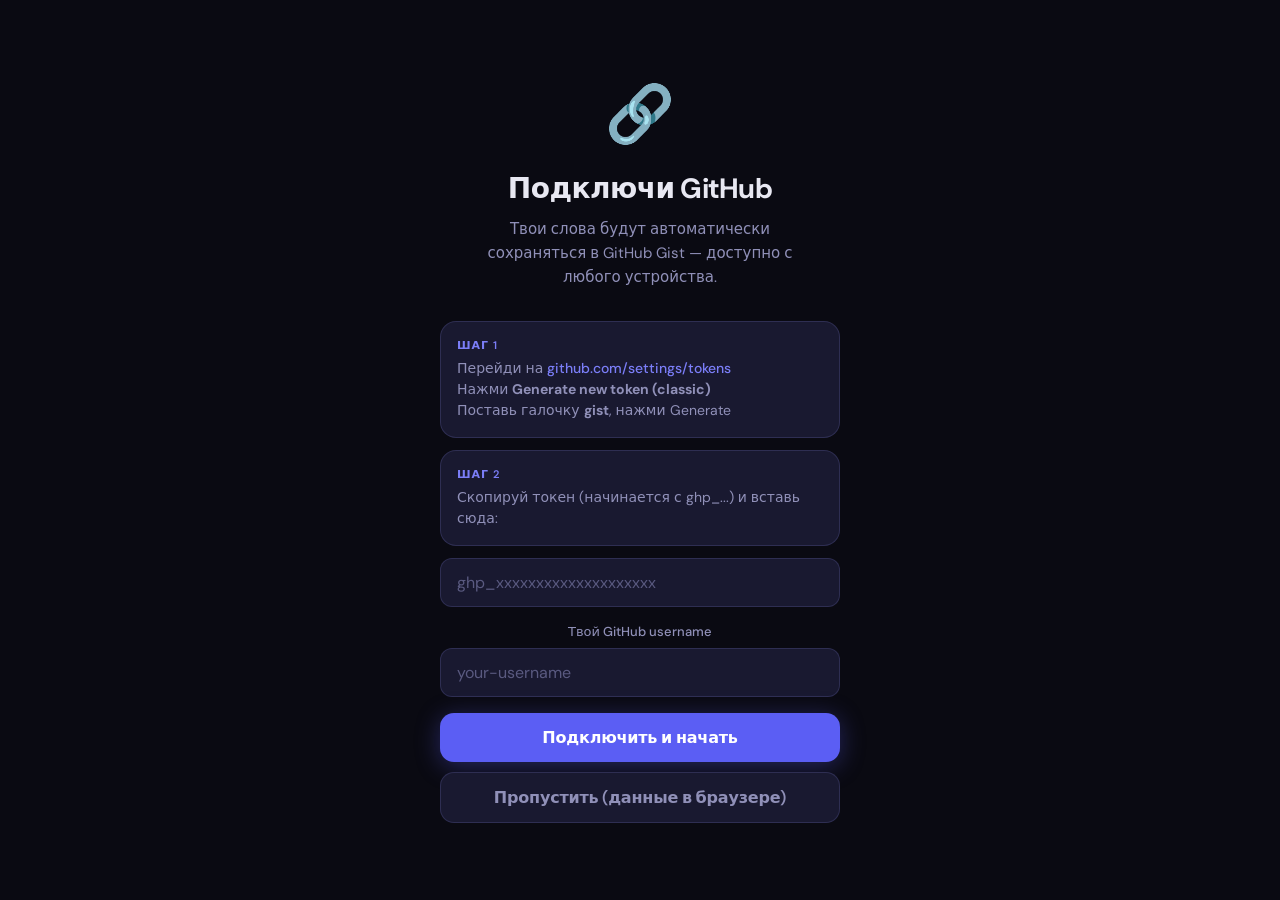
<file: index.html>
<!DOCTYPE html>
<html lang="ru">
<head>
<meta charset="UTF-8">
<meta name="viewport" content="width=device-width, initial-scale=1.0, maximum-scale=1.0">
<meta name="apple-mobile-web-app-capable" content="yes">
<meta name="apple-mobile-web-app-status-bar-style" content="black-translucent">
<meta name="apple-mobile-web-app-title" content="LexFlow">
<meta name="theme-color" content="#0a0a12">
<title>LexFlow — English Trainer</title>
<link rel="preconnect" href="https://fonts.googleapis.com">
<link rel="preconnect" href="https://fonts.gstatic.com" crossorigin>
<link href="https://fonts.googleapis.com/css2?family=DM+Sans:ital,opsz,wght@0,9..40,300;0,9..40,400;0,9..40,500;0,9..40,600;1,9..40,300&family=DM+Mono:wght@400;500&display=swap" rel="stylesheet">
<link rel="stylesheet" href="modules/voice/voice-engine.css?v=8">
<link rel="stylesheet" href="modules/irregular-verbs/irregular-verbs.css?v=9">
<link rel="stylesheet" href="modules/prepositions/prepositions.css?v=1">
<style>
:root {
  --bg: #0a0a12;
  --bg2: #111120;
  --bg3: #191930;
  --card: #1a1a2e;
  --border: rgba(120,120,200,0.12);
  --border2: rgba(120,120,200,0.22);
  --accent: #5b5ef4;
  --accent2: #7b7ef8;
  --accent3: #3d3fb8;
  --gold: #f4a942;
  --gold2: #fcc472;
  --red: #e05252;
  --green: #4ecb8d;
  --text: #e8e8f2;
  --text2: #9090b8;
  --text3: #5a5a80;
  --mono: 'DM Mono', monospace;
  --sans: 'DM Sans', system-ui, sans-serif;
  --radius: 16px;
  --radius-sm: 10px;
  --shadow: 0 0 0 1px var(--border), 0 8px 32px rgba(0,0,10,0.5);
  --glow: 0 0 40px rgba(91,94,244,0.15);
}
*, *::before, *::after { box-sizing: border-box; margin: 0; padding: 0; }
html, body { height: 100%; background: var(--bg); color: var(--text); font-family: var(--sans); overflow: hidden; }

/* ─── SCREEN SYSTEM ─── */
.screen { display: none; flex-direction: column; height: 100dvh; overflow: hidden; animation: fadeUp .3s ease; }
.screen.active { display: flex; }
@keyframes fadeUp { from { opacity:0; transform:translateY(12px); } to { opacity:1; transform:translateY(0); } }

/* ─── NAV BAR ─── */
.nav {
  display: flex; align-items: center; justify-content: space-between;
  padding: 14px 20px; background: var(--bg);
  border-bottom: 1px solid var(--border); flex-shrink: 0;
}
.nav-title { font-size: 17px; font-weight: 600; letter-spacing: -0.3px; color: var(--text); }
.nav-icon { width: 36px; height: 36px; border-radius: 10px; background: var(--bg3); border: 1px solid var(--border2); display: flex; align-items: center; justify-content: center; cursor: pointer; transition: background .15s; color: var(--text2); font-size: 18px; }
.nav-icon:hover { background: var(--bg2); }

/* ─── BOTTOM TABS ─── */
.tabs {
  display: flex; background: var(--bg); border-top: 1px solid var(--border);
  padding: 8px 0 max(8px, env(safe-area-inset-bottom)); flex-shrink: 0;
}
.tab { flex: 1; display: flex; flex-direction: column; align-items: center; gap: 3px; cursor: pointer; padding: 4px 0; color: var(--text3); transition: color .15s; font-size: 10px; font-weight: 500; letter-spacing: 0.3px; }
.tab svg { width: 22px; height: 22px; }
.tab.active { color: var(--accent2); }
.tab.active svg { filter: drop-shadow(0 0 6px rgba(123,126,248,0.5)); }

/* ─── SCROLLABLE BODY ─── */
.body { flex: 1; overflow-y: auto; padding: 16px; -webkit-overflow-scrolling: touch; }
.body::-webkit-scrollbar { width: 4px; }
.body::-webkit-scrollbar-thumb { background: var(--border2); border-radius: 2px; }

/* ─── CARDS ─── */
.card { background: var(--card); border: 1px solid var(--border); border-radius: var(--radius); padding: 16px; margin-bottom: 12px; }
.card-sm { background: var(--bg3); border: 1px solid var(--border); border-radius: var(--radius-sm); padding: 12px 14px; margin-bottom: 8px; }

/* ─── BUTTONS ─── */
.btn {
  display: inline-flex; align-items: center; justify-content: center; gap: 8px;
  padding: 14px 28px; border-radius: 14px; border: none; font-family: var(--sans);
  font-size: 16px; font-weight: 600; cursor: pointer; transition: all .15s; letter-spacing: -0.2px;
}
.btn-primary { background: var(--accent); color: #fff; box-shadow: 0 4px 24px rgba(91,94,244,0.35); }
.btn-primary:hover { background: var(--accent2); box-shadow: 0 4px 32px rgba(91,94,244,0.5); }
.btn-primary:active { transform: scale(.97); }
.btn-ghost { background: var(--bg3); color: var(--text2); border: 1px solid var(--border2); }
.btn-ghost:hover { background: var(--bg2); color: var(--text); }
.btn-danger { background: rgba(224,82,82,0.12); color: var(--red); border: 1px solid rgba(224,82,82,0.2); }
.btn-sm { padding: 8px 16px; font-size: 14px; border-radius: 10px; }
.btn-icon { width: 44px; height: 44px; padding: 0; border-radius: 12px; }
.btn-full { width: 100%; }

/* ─── PILL BADGE ─── */
.pill { display: inline-flex; align-items: center; padding: 3px 10px; border-radius: 100px; font-size: 12px; font-weight: 500; }
.pill-accent { background: rgba(91,94,244,0.15); color: var(--accent2); }
.pill-gold { background: rgba(244,169,66,0.15); color: var(--gold2); }
.pill-red { background: rgba(224,82,82,0.15); color: var(--red); }
.pill-green { background: rgba(78,203,141,0.15); color: var(--green); }

/* ─── FORM ELEMENTS ─── */
.input {
  width: 100%; background: var(--bg3); border: 1px solid var(--border2); border-radius: 12px;
  padding: 13px 16px; color: var(--text); font-family: var(--sans); font-size: 16px; outline: none;
  transition: border-color .15s;
}
.input:focus { border-color: var(--accent); }
.input::placeholder { color: var(--text3); }
textarea.input { resize: vertical; min-height: 120px; }
.label { font-size: 13px; font-weight: 500; color: var(--text2); margin-bottom: 8px; display: block; }
.field { margin-bottom: 16px; }
.toggle-row { display: flex; align-items: center; justify-content: space-between; padding: 14px 0; border-bottom: 1px solid var(--border); }
.toggle-row:last-child { border-bottom: none; }
.toggle-label { font-size: 15px; color: var(--text); }
.toggle-sub { font-size: 12px; color: var(--text3); margin-top: 2px; }
.switch { position: relative; width: 48px; height: 28px; }
.switch input { opacity: 0; width: 0; height: 0; }
.slider { position: absolute; inset: 0; background: var(--bg3); border: 1px solid var(--border2); border-radius: 100px; cursor: pointer; transition: .2s; }
.slider::before { content:''; position:absolute; left: 3px; top: 3px; width: 20px; height: 20px; background: var(--text3); border-radius: 50%; transition: .2s; }
.switch input:checked + .slider { background: var(--accent); border-color: var(--accent); }
.switch input:checked + .slider::before { transform: translateX(20px); background: #fff; }
select.input { appearance: none; background-image: url("data:image/svg+xml,%3Csvg xmlns='http://www.w3.org/2000/svg' viewBox='0 0 12 8'%3E%3Cpath d='M1 1l5 5 5-5' stroke='%235a5a80' stroke-width='1.5' fill='none' stroke-linecap='round'/%3E%3C/svg%3E"); background-repeat: no-repeat; background-position: right 14px center; background-size: 12px 8px; padding-right: 36px; }
.range-input{-webkit-appearance:none;appearance:none;width:100%;height:8px;border-radius:999px;background:linear-gradient(90deg,var(--accent) 0 35%,var(--bg3) 35%);outline:none;border:1px solid var(--border2)} .range-input::-webkit-slider-thumb{-webkit-appearance:none;width:24px;height:24px;border-radius:50%;background:#fff;border:6px solid var(--accent);box-shadow:0 3px 12px rgba(0,0,0,.35);cursor:pointer}.range-control{display:flex;align-items:center;gap:10px;width:min(310px,48vw)}.range-number{width:68px;background:var(--bg3);border:1px solid var(--border2);border-radius:10px;color:var(--text);padding:8px;text-align:center;font:600 14px var(--sans)}@media(max-width:600px){.toggle-row.range-row{align-items:flex-start;gap:14px;flex-direction:column}.range-control{width:100%}}

/* ─── HOME SCREEN ─── */
.hero { text-align: center; padding: 32px 0 24px; }
.hero-logo { font-size: 42px; margin-bottom: 12px; }
.hero-title { font-size: 28px; font-weight: 600; letter-spacing: -0.5px; color: var(--text); }
.hero-sub { font-size: 15px; color: var(--text2); margin-top: 6px; }
.stat-row { display: grid; grid-template-columns: 1fr 1fr 1fr; gap: 10px; margin-bottom: 20px; }
.stat-box { background: var(--bg3); border: 1px solid var(--border); border-radius: var(--radius-sm); padding: 14px 10px; text-align: center; }
.stat-num { font-size: 26px; font-weight: 600; color: var(--accent2); font-variant-numeric: tabular-nums; }
.stat-lbl { font-size: 11px; color: var(--text3); margin-top: 3px; font-weight: 500; text-transform: uppercase; letter-spacing: 0.5px; }
.playlist-row { display: flex; align-items: center; gap: 12px; padding: 14px; background: var(--bg3); border: 1px solid var(--border); border-radius: var(--radius-sm); margin-bottom: 8px; cursor: pointer; transition: background .15s; }
.playlist-row:hover { background: var(--bg2); }
.playlist-icon { width: 40px; height: 40px; border-radius: 10px; background: linear-gradient(135deg, var(--accent3), var(--accent)); display: flex; align-items: center; justify-content: center; font-size: 20px; flex-shrink: 0; }
.playlist-name { font-size: 16px; font-weight: 500; }
.playlist-count { font-size: 13px; color: var(--text3); margin-top: 2px; }
.playlist-arrow { margin-left: auto; color: var(--text3); font-size: 18px; }
.playlist-play-btn {
  display: flex; align-items: center; justify-content: center;
  width: 36px; height: 36px; border-radius: 10px;
  background: var(--accent); color: #fff; font-size: 14px;
  cursor: pointer; flex-shrink: 0; border: none;
  box-shadow: 0 2px 10px rgba(91,94,244,0.4);
  transition: background .15s, transform .1s;
}
.playlist-play-btn:hover { background: var(--accent2); transform: scale(1.08); }
.playlist-play-btn:active { transform: scale(0.95); }
.section-header { display: flex; align-items: center; justify-content: space-between; margin-bottom: 12px; }
.section-title { font-size: 18px; font-weight: 600; }

/* ─── PLAYER SCREEN ─── */
.player-body { flex: 1; display: flex; flex-direction: column; align-items: center; justify-content: center; padding: 24px 20px; }
.word-card {
  width: 100%; max-width: 360px; background: var(--card);
  border: 1px solid var(--border2); border-radius: 24px; padding: 36px 28px;
  text-align: center; box-shadow: var(--glow), var(--shadow);
  transition: transform .3s ease, box-shadow .3s ease;
  position: relative; overflow: hidden;
}
.word-card::before {
  content: ''; position: absolute; inset: 0; border-radius: 24px;
  background: radial-gradient(ellipse at 50% 0%, rgba(91,94,244,0.08) 0%, transparent 70%);
  pointer-events: none;
}
.word-card.speaking { animation: pulse 1.2s ease infinite; border-color: var(--accent); }
@keyframes pulse {
  0%,100% { box-shadow: 0 0 0 0 rgba(91,94,244,0.3), var(--shadow); }
  50% { box-shadow: 0 0 0 12px rgba(91,94,244,0), var(--glow), var(--shadow); }
}
.word-num { font-size: 12px; color: var(--text3); font-weight: 500; letter-spacing: 1px; text-transform: uppercase; margin-bottom: 20px; }
.word-text { font-size: 36px; font-weight: 600; letter-spacing: -0.5px; color: var(--text); margin-bottom: 8px; line-height: 1.1; }
.word-phonetic { font-family: var(--mono); font-size: 15px; color: var(--accent2); margin-bottom: 16px; min-height: 22px; }
.word-translation { font-size: 18px; color: var(--text2); min-height: 26px; transition: opacity .3s; }
.word-translation.hidden { opacity: 0; }
.pause-countdown {
  font-size: 48px; font-weight: 300; color: var(--text3); font-variant-numeric: tabular-nums;
  margin-top: 24px; min-height: 60px;
}
.player-controls { display: flex; align-items: center; gap: 12px; margin-top: 28px; flex-wrap: wrap; justify-content: center; }
.ctrl-btn {
  display: flex; flex-direction: column; align-items: center; gap: 4px;
  background: var(--bg3); border: 1px solid var(--border2); border-radius: 14px;
  padding: 12px 16px; cursor: pointer; transition: all .15s; color: var(--text2); min-width: 64px;
  font-size: 11px; font-weight: 500; text-transform: uppercase; letter-spacing: 0.5px;
}
.ctrl-btn svg { width: 22px; height: 22px; }
.ctrl-btn:hover { background: var(--bg2); color: var(--text); }
.ctrl-btn.active { background: rgba(91,94,244,0.15); border-color: var(--accent); color: var(--accent2); }
.ctrl-btn.hard { background: rgba(224,82,82,0.12); border-color: rgba(224,82,82,0.2); color: var(--red); }
.play-btn {
  width: 72px; height: 72px; border-radius: 20px; background: var(--accent);
  border: none; cursor: pointer; display: flex; align-items: center; justify-content: center;
  box-shadow: 0 4px 24px rgba(91,94,244,0.4); transition: all .15s; color: #fff;
}
.play-btn svg { width: 28px; height: 28px; }
.play-btn:hover { background: var(--accent2); box-shadow: 0 4px 32px rgba(91,94,244,0.55); }
.play-btn:active { transform: scale(.95); }
.progress-bar-wrap { width: 100%; max-width: 360px; margin-top: 20px; }
.progress-bar-bg { width: 100%; height: 3px; background: var(--bg3); border-radius: 2px; overflow: hidden; }
.progress-bar-fill { height: 100%; background: var(--accent); border-radius: 2px; transition: width .4s ease; }
.mode-badge { padding: 4px 12px; border-radius: 100px; font-size: 12px; font-weight: 500; background: rgba(91,94,244,0.12); color: var(--accent2); display: inline-block; margin-bottom: 12px; }

/* ─── WORD LIST ─── */
.word-item { display: flex; align-items: center; gap: 10px; padding: 12px 14px; background: var(--bg3); border: 1px solid var(--border); border-radius: var(--radius-sm); margin-bottom: 6px; }
.word-item-text { font-size: 15px; font-weight: 500; flex: 1; }
.word-item-trans { font-size: 13px; color: var(--text3); }
.word-item-hard { width: 8px; height: 8px; border-radius: 50%; background: var(--red); flex-shrink: 0; }
.word-item-btns { display: flex; gap: 6px; }
.icon-btn { width: 32px; height: 32px; border-radius: 8px; background: transparent; border: none; color: var(--text3); cursor: pointer; display: flex; align-items: center; justify-content: center; font-size: 16px; transition: all .15s; }
.icon-btn:hover { background: var(--bg2); color: var(--text); }
.icon-btn.red:hover { color: var(--red); }

/* ─── SETTINGS ─── */
.settings-section { margin-bottom: 24px; }
.settings-title { font-size: 13px; font-weight: 600; color: var(--text3); text-transform: uppercase; letter-spacing: 0.8px; margin-bottom: 12px; }

/* ─── MODAL ─── */
.modal-overlay { position: fixed; inset: 0; background: rgba(0,0,10,0.75); z-index: 100; display: flex; align-items: flex-end; justify-content: center; padding: 0; animation: fadeIn .2s ease; }
.modal-overlay.hidden { display: none; }
@keyframes fadeIn { from { opacity:0; } to { opacity:1; } }
.modal { background: var(--bg2); border: 1px solid var(--border2); border-radius: 24px 24px 0 0; padding: 24px 20px max(24px, env(safe-area-inset-bottom)); width: 100%; max-width: 480px; animation: slideUp .3s ease; max-height: 90dvh; overflow-y: auto; }
@keyframes slideUp { from { transform: translateY(100%); } to { transform: translateY(0); } }
.modal-handle { width: 36px; height: 4px; background: var(--border2); border-radius: 2px; margin: 0 auto 20px; }
.modal-title { font-size: 20px; font-weight: 600; margin-bottom: 20px; }

/* ─── GITHUB STATUS ─── */
.sync-row { display: flex; align-items: center; gap: 8px; font-size: 13px; color: var(--text3); }
.sync-dot { width: 8px; height: 8px; border-radius: 50%; background: var(--text3); flex-shrink: 0; }
.sync-dot.ok { background: var(--green); }
.sync-dot.err { background: var(--red); }
.sync-dot.loading { background: var(--gold); animation: blink 1s ease infinite; }
@keyframes blink { 0%,100%{opacity:1} 50%{opacity:.3} }

/* ─── EMPTY STATE ─── */
.empty { text-align: center; padding: 48px 24px; }
.empty-icon { font-size: 48px; margin-bottom: 16px; }
.empty-text { font-size: 16px; color: var(--text2); margin-bottom: 8px; }
.empty-sub { font-size: 14px; color: var(--text3); }

/* ─── NOTIFICATIONS ─── */
.toast { position: fixed; bottom: 100px; left: 50%; transform: translateX(-50%); background: var(--bg3); border: 1px solid var(--border2); border-radius: 12px; padding: 12px 20px; font-size: 14px; font-weight: 500; color: var(--text); z-index: 200; white-space: nowrap; animation: toastIn .3s ease; }
@keyframes toastIn { from { opacity:0; transform: translateX(-50%) translateY(10px); } to { opacity:1; transform: translateX(-50%) translateY(0); } }

/* ─── GITHUB SETUP ─── */
.setup-screen { display: none; flex-direction: column; height: 100dvh; align-items: center; justify-content: center; padding: 32px 24px; text-align: center; }
.setup-screen.active { display: flex; }
.setup-logo { font-size: 56px; margin-bottom: 20px; }
.setup-title { font-size: 28px; font-weight: 700; margin-bottom: 10px; letter-spacing: -0.5px; }
.setup-sub { font-size: 15px; color: var(--text2); margin-bottom: 32px; line-height: 1.6; max-width: 320px; }
.step-card { background: var(--bg3); border: 1px solid var(--border2); border-radius: var(--radius); padding: 16px; margin-bottom: 12px; text-align: left; }
.step-num { font-size: 11px; font-weight: 600; text-transform: uppercase; letter-spacing: 1px; color: var(--accent2); margin-bottom: 6px; }
.step-text { font-size: 14px; color: var(--text2); line-height: 1.5; }
.step-link { color: var(--accent2); text-decoration: none; font-weight: 500; }
.step-link:hover { text-decoration: underline; }
/* Эффект спойлера для перевода */
  .spoiler {
    filter: blur(10px);
    cursor: pointer;
    transition: filter 0.4s ease;
    user-select: none;
  }
  .spoiler.revealed {
    filter: blur(0);
  }
/* Стили для управления плейлистами */
.playlist-card {
  display: flex;
  justify-content: space-between;
  align-items: center;
}
.playlist-actions {
  display: flex;
  gap: 12px;
  margin-left: 10px;
}
.action-btn {
  background: none;
  border: none;
  font-size: 1.2rem;
  cursor: pointer;
  padding: 5px;
  border-radius: 8px;
  transition: background 0.2s;
  -webkit-tap-highlight-color: transparent;
}
.action-btn:active {
  background: rgba(255, 255, 255, 0.15);
}

/* PATCH 08 · words redesign */
.word-list-modern{display:flex;flex-direction:column;gap:8px;padding-bottom:12px}
.word-item-modern{position:relative;margin:0;min-height:64px;padding:10px 10px 10px 8px;border-radius:14px;background:var(--card);border-color:var(--border);gap:8px;overflow:visible}
.word-main{flex:1;min-width:0;padding:0 4px}.word-item-modern .word-item-text{font-size:16px;font-weight:650;line-height:1.25}.word-item-modern .word-item-trans{margin-top:4px;line-height:1.35}
.word-drag-handle,.word-more-btn{border:0;background:transparent;color:var(--text3);cursor:pointer;display:flex;align-items:center;justify-content:center;flex-shrink:0}
.word-drag-handle{width:26px;height:40px;font-size:17px;letter-spacing:-4px;touch-action:none;cursor:grab}.word-drag-handle:active{cursor:grabbing}.word-dragging{opacity:.72;transform:scale(.985);border-color:var(--accent);box-shadow:0 8px 24px rgba(0,0,0,.24);z-index:8}
.word-more-wrap{position:relative}.word-more-btn{width:36px;height:36px;border-radius:10px;font-size:17px;letter-spacing:1px}.word-more-btn:hover{background:var(--bg3);color:var(--text)}
.word-menu{position:absolute;right:0;top:40px;z-index:30;min-width:190px;padding:6px;background:var(--bg2);border:1px solid var(--border2);border-radius:12px;box-shadow:0 14px 36px rgba(0,0,0,.35)}.word-menu.hidden{display:none}.word-menu button{width:100%;border:0;background:transparent;color:var(--text);text-align:left;padding:10px 11px;border-radius:8px;font:500 13px var(--sans);cursor:pointer}.word-menu button:hover{background:var(--bg3)}.word-menu button.danger{color:var(--red)}

</style>
</head>
<body>

<!-- ─── SETUP SCREEN ─── -->
<div id="setupScreen" class="setup-screen">
  <div class="setup-logo">🔗</div>
  <div class="setup-title">Подключи GitHub</div>
  <div class="setup-sub">Твои слова будут автоматически сохраняться в GitHub Gist — доступно с любого устройства.</div>
  
  <div style="width:100%;max-width:400px">
    <div class="step-card">
      <div class="step-num">Шаг 1</div>
      <div class="step-text">Перейди на <a href="https://github.com/settings/tokens/new" target="_blank" class="step-link">github.com/settings/tokens</a><br>Нажми <strong>Generate new token (classic)</strong><br>Поставь галочку <strong>gist</strong>, нажми Generate</div>
    </div>
    <div class="step-card">
      <div class="step-num">Шаг 2</div>
      <div class="step-text">Скопируй токен (начинается с ghp_...) и вставь сюда:</div>
    </div>
    <div class="field" style="margin-top:8px">
      <input class="input" id="tokenInput" type="password" placeholder="ghp_xxxxxxxxxxxxxxxxxxxx" autocomplete="off" spellcheck="false">
    </div>
    <div class="field">
      <label class="label">Твой GitHub username</label>
      <input class="input" id="usernameInput" type="text" placeholder="your-username" autocomplete="off">
    </div>
    <button class="btn btn-primary btn-full" onclick="saveGithubConfig()">Подключить и начать</button>
    <button class="btn btn-ghost btn-full" style="margin-top:10px" onclick="skipGithub()">Пропустить (данные в браузере)</button>
  </div>
</div>

<!-- ─── MAIN APP ─── -->
<div id="app" style="display:none; height:100dvh; overflow:hidden;">

<!-- ═══ HOME SCREEN ═══ -->
<div id="homeScreen" class="screen active">
  <div class="nav">
    <div class="nav-title">LexFlow</div>
    <div style="display:flex;gap:8px">
      <div class="sync-row"><div class="sync-dot" id="syncDot"></div><span id="syncStatus">—</span></div>
      <div class="nav-icon" onclick="showModal('settingsModal')" title="Настройки">⚙️</div>
    </div>
  </div>
  <div class="body">
    <div class="hero">
      <div class="hero-logo">🎧</div>
      <div class="hero-title">Привет!</div>
      <div class="hero-sub">Выбери плейлист и начни тренировку</div>
    </div>
    <div class="stat-row">
      <div class="stat-box"><div class="stat-num" id="statToday">0</div><div class="stat-lbl">Сегодня</div></div>
      <div class="stat-box"><div class="stat-num" id="statHard">0</div><div class="stat-lbl">Сложных</div></div>
      <div class="stat-box"><div class="stat-num" id="statTotal">0</div><div class="stat-lbl">Всего</div></div>
    </div>
    <button class="iv-home-card" onclick="IrregularTrainer.open()">
      <span class="iv-home-icon">🔤</span>
      <span>
        <span class="iv-home-title">Неправильные глаголы</span>
        <span class="iv-home-sub">Отдельные упражнения для трёх форм</span>
      </span>
      <span class="iv-home-arrow">›</span>
    </button>
    <button class="pp-home-card" onclick="PrepositionsTrainer.open()">
      <span class="pp-home-icon">🧩</span>
      <span class="pp-home-copy">
        <span class="pp-home-title">Предлоги и частицы</span>
        <span class="pp-home-sub">Пойми логику и научись выбирать правильно</span>
      </span>
      <span class="pp-home-arrow">›</span>
    </button>
    <div class="section-header">
      <div class="section-title">Плейлисты</div>
      <button class="btn btn-ghost btn-sm" onclick="showModal('newPlaylistModal')">+ Создать</button>
    </div>
    <button class="btn btn-primary btn-full" style="margin-bottom:14px" onclick="showModal('playlistSelectModal')">▶ Начать тренировку</button>
    <div id="playlistList"></div>
  </div>
  <div class="tabs">
    <div class="tab active" onclick="switchTab('home')">
      <svg viewBox="0 0 24 24" fill="none" stroke="currentColor" stroke-width="2" stroke-linecap="round" stroke-linejoin="round"><path d="M3 9l9-7 9 7v11a2 2 0 0 1-2 2H5a2 2 0 0 1-2-2z"/><polyline points="9 22 9 12 15 12 15 22"/></svg>
      Главная
    </div>
    <div class="tab" onclick="switchTab('words')">
      <svg viewBox="0 0 24 24" fill="none" stroke="currentColor" stroke-width="2" stroke-linecap="round" stroke-linejoin="round"><path d="M4 19.5A2.5 2.5 0 0 1 6.5 17H20"/><path d="M6.5 2H20v20H6.5A2.5 2.5 0 0 1 4 19.5v-15A2.5 2.5 0 0 1 6.5 2z"/></svg>
      Слова
    </div>
    <div class="tab" onclick="switchTab('stats')">
      <svg viewBox="0 0 24 24" fill="none" stroke="currentColor" stroke-width="2" stroke-linecap="round" stroke-linejoin="round"><line x1="18" y1="20" x2="18" y2="10"/><line x1="12" y1="20" x2="12" y2="4"/><line x1="6" y1="20" x2="6" y2="14"/></svg>
      Прогресс
    </div>
    <div class="tab" onclick="switchTab('settings')">
      <svg viewBox="0 0 24 24" fill="none" stroke="currentColor" stroke-width="2" stroke-linecap="round" stroke-linejoin="round"><circle cx="12" cy="12" r="3"/><path d="M19.4 15a1.65 1.65 0 0 0 .33 1.82l.06.06a2 2 0 0 1-2.83 2.83l-.06-.06a1.65 1.65 0 0 0-1.82-.33 1.65 1.65 0 0 0-1 1.51V21a2 2 0 0 1-4 0v-.09A1.65 1.65 0 0 0 9 19.4a1.65 1.65 0 0 0-1.82.33l-.06.06a2 2 0 0 1-2.83-2.83l.06-.06A1.65 1.65 0 0 0 4.68 15a1.65 1.65 0 0 0-1.51-1H3a2 2 0 0 1 0-4h.09A1.65 1.65 0 0 0 4.6 9a1.65 1.65 0 0 0-.33-1.82l-.06-.06a2 2 0 0 1 2.83-2.83l.06.06A1.65 1.65 0 0 0 9 4.68a1.65 1.65 0 0 0 1-1.51V3a2 2 0 0 1 4 0v.09a1.65 1.65 0 0 0 1 1.51 1.65 1.65 0 0 0 1.82-.33l.06-.06a2 2 0 0 1 2.83 2.83l-.06.06A1.65 1.65 0 0 0 19.4 9a1.65 1.65 0 0 0 1.51 1H21a2 2 0 0 1 0 4h-.09a1.65 1.65 0 0 0-1.51 1z"/></svg>
      Настройки
    </div>
  </div>
</div>

<!-- ═══ PREPOSITIONS & PARTICLES MODULE ═══ -->
<div id="prepositionsScreen" class="screen">
  <div class="nav">
    <div class="nav-icon" onclick="PrepositionsTrainer.navigateBack()" title="Назад">←</div>
    <div class="nav-title">Предлоги и частицы</div>
    <div class="pp-nav-spacer" aria-hidden="true"></div>
  </div>
  <div class="pp-screen-body">
    <div class="pp-shell">
      <div class="pp-module-head">
        <div class="pp-module-icon">🧩</div>
        <h2>Предлоги и частицы</h2>
        <p>Пойми логику и научись выбирать правильно</p>
      </div>
      <div class="pp-stage-card">
        <div class="pp-stage-badge">Новый модуль</div>
        <div class="pp-stage-title">Основа готова</div>
        <div class="pp-stage-text">Здесь появятся понятные правила, лайфхаки и четыре отдельных тренажёра. Добавим их поэтапно, не затрагивая твою базу слов.</div>
      </div>
    </div>
  </div>
</div>

<!-- ═══ IRREGULAR VERBS MODULE ═══ -->
<div id="irregularScreen" class="screen">
  <div class="nav">
    <div class="nav-icon iv-nav-back" onclick="IrregularTrainer.navigateBack()" title="Назад">←</div>
    <div class="nav-title" id="ivNavTitle">Неправильные глаголы</div>
    <div id="ivSettingsBtn" class="nav-icon hidden" onclick="IrregularTrainer.toggleSettings()" title="Настройки">⚙️</div>
  </div>
  <div class="iv-screen-body"><div class="iv-shell">
    <div id="ivModuleMenu" class="iv-module-menu">
      
      <div class="iv-exercise-grid">
        <button class="iv-exercise-card" onclick="IrregularTrainer.startVoice()"><div class="iv-exercise-icon">🎙️</div><div class="iv-exercise-copy"><div class="iv-exercise-title">Назови три формы</div><div class="iv-exercise-sub">Произнеси V1, V2 и V3</div></div><div class="iv-exercise-arrow">›</div></button>
        <button class="iv-exercise-card" onclick="IrregularTrainer.startQuiz()"><div class="iv-exercise-icon">🎧</div><div class="iv-exercise-copy"><div class="iv-exercise-title">Определи форму</div><div class="iv-exercise-sub">Услышь слово и выбери V1, V2 или V3</div></div><div class="iv-exercise-arrow">›</div></button>
      </div>
    </div>
    <div id="ivTrainerView" class="hidden">
      <div class="iv-topline"><span id="ivCount">1 / 30</span><div class="iv-progress-track"><div id="ivProgressFill" class="iv-progress-fill"></div></div></div>
      <div class="iv-prompt"><div id="ivRussian" class="iv-ru">—</div><div id="ivHint" class="iv-hint">Три формы английского глагола</div></div>
      <div class="iv-forms">
        <div id="ivForm0" class="iv-form-card" onclick="IrregularTrainer.revealForm(0)"><button id="ivSpeak0" class="iv-speaker hidden" onclick="IrregularTrainer.speakForm(0,event)">🔊</button><div class="iv-form-label">1-я форма · Infinitive</div><div class="iv-form-content"><div id="ivWord0" class="iv-form-word"></div><div id="ivPhonetic0" class="iv-form-phonetic"></div></div></div>
        <div id="ivForm1" class="iv-form-card" onclick="IrregularTrainer.revealForm(1)"><button id="ivSpeak1" class="iv-speaker hidden" onclick="IrregularTrainer.speakForm(1,event)">🔊</button><div class="iv-form-label">2-я форма · Past Simple</div><div class="iv-form-content"><div id="ivWord1" class="iv-form-word"></div><div id="ivPhonetic1" class="iv-form-phonetic"></div></div></div>
        <div id="ivForm2" class="iv-form-card" onclick="IrregularTrainer.revealForm(2)"><button id="ivSpeak2" class="iv-speaker hidden" onclick="IrregularTrainer.speakForm(2,event)">🔊</button><div class="iv-form-label">3-я форма · Past Participle</div><div class="iv-form-content"><div id="ivWord2" class="iv-form-word"></div><div id="ivPhonetic2" class="iv-form-phonetic"></div></div></div>
      </div>
      <div id="ivVoiceControls" class="iv-mic-panel">
        <button id="ivMicBtn" class="iv-mic-btn" onclick="IrregularTrainer.toggleListening()">🎤</button><div id="ivMicStatus" class="iv-mic-status">Нажми на микрофон и произнеси форму</div><div id="ivHeard" class="iv-heard"></div>
        <button id="ivTextModeBtn" class="iv-text-mode-btn" onclick="IrregularTrainer.toggleTextMode()">⌨️ Не могу говорить</button>
        <div id="ivTextPanel" class="iv-text-panel hidden"><div class="iv-text-row"><input id="ivTextInput" class="iv-text-input" type="text" autocomplete="off" autocapitalize="none" spellcheck="false"><button id="ivCheckBtn" type="button" class="btn btn-primary iv-check-btn">Проверить</button></div></div>
      </div>
      <div id="ivQuizStatus" class="iv-quiz-tools hidden"><button id="ivQuizReplay" class="iv-replay" onclick="IrregularTrainer.playQuizPrompt()"><span class="iv-replay-icon">🔊</span><span>Повторить</span></button><div class="iv-quiz-status" id="ivQuizMessage"></div></div>
      <div id="ivSettings" class="iv-settings hidden"><div class="iv-settings-head"><button class="iv-settings-back" onclick="IrregularTrainer.toggleSettings(false)">←</button><div class="iv-settings-title">Настройки тренажёра</div></div>
        <div class="iv-setting-row"><div><div class="iv-setting-name">Размывать формы</div></div><label class="switch"><input id="ivBlurToggle" type="checkbox" onchange="IrregularTrainer.updateSetting('blurForms',this.checked)"><span class="slider"></span></label></div>
        <div class="iv-setting-row"><div><div class="iv-setting-name">Звук ошибки</div></div><label class="switch"><input id="ivSoundToggle" type="checkbox" onchange="IrregularTrainer.updateSetting('errorSound',this.checked)"><span class="slider"></span></label></div>
        <div class="iv-setting-row"><div><div class="iv-setting-name">Случайный порядок</div></div><label class="switch"><input id="ivRandomToggle" type="checkbox" onchange="IrregularTrainer.updateSetting('randomOrder',this.checked)"><span class="slider"></span></label></div>
        <div class="iv-setting-row iv-rate-setting"><div><div class="iv-setting-name">Скорость тренажёра на слух</div><div class="iv-setting-sub">От 0.10× до 1.00× · по умолчанию 0.72×</div></div><div class="iv-rate-control"><input id="ivQuizRate" class="iv-rate-range" type="range" min="0.10" max="1.00" step="0.01" value="0.72" oninput="IrregularTrainer.updateQuizRate('range')"><div class="iv-rate-number-wrap"><input id="ivQuizRateNum" class="iv-rate-number" type="number" inputmode="decimal" min="0.10" max="1.00" step="0.01" value="0.72" oninput="IrregularTrainer.updateQuizRate('number')"><span id="ivQuizRateValue" class="iv-rate-value">0.72×</span></div></div><button type="button" class="iv-rate-test" onclick="IrregularTrainer.testQuizRate()">🔊 Проверить скорость</button></div>
        <div class="iv-setting-row iv-rate-setting"><div><div class="iv-setting-name">Время показа форм после правильного ответа</div><div class="iv-setting-sub">От 1.5 до 10 секунд · по умолчанию 4 секунды</div></div><div class="iv-rate-control"><input id="ivRevealTime" class="iv-rate-range" type="range" min="1.5" max="10" step="0.5" value="4" oninput="IrregularTrainer.updateRevealTime('range')"><div class="iv-rate-number-wrap"><input id="ivRevealTimeNum" class="iv-rate-number" type="number" inputmode="decimal" min="1.5" max="10" step="0.5" value="4.0" oninput="IrregularTrainer.updateRevealTime('number')"><span id="ivRevealTimeValue" class="iv-rate-value">4.0 сек</span></div></div></div>
      </div>
      <div class="iv-footer"><button id="ivNextBtn" class="btn btn-primary iv-next" onclick="IrregularTrainer.next()" disabled>Далее →</button></div>
    </div>
  </div></div>
</div>

<!-- ═══ WORDS SCREEN ═══ -->
<div id="wordsScreen" class="screen">
  <div class="nav">
    <div class="nav-icon" onclick="switchTab('home')" title="Назад">←</div>
    <div class="nav-title" id="wordsNavTitle">Слова</div>
    <div style="display:flex;gap:8px">
      <div class="nav-icon" onclick="showModal('importModal')">📥</div>
      <div class="nav-icon" onclick="updatePlaylistSelects(); showModal('addWordModal')">➕</div>
    </div>
  </div>
  <div class="body">
     <div style="margin-bottom: 15px; position: relative;">
  <input type="text" id="wordSearch" placeholder="Поиск слова или перевода..." 
    style="width: 100%; background: var(--bg3); color: white; border: 1px solid var(--border); padding: 12px 15px; border-radius: 10px; font-size: 14px; outline: none;"
    oninput="renderWordList()">
  <span style="position: absolute; right: 15px; top: 12px; opacity: 0.5;">🔍</span>
</div>
    <div style="margin-bottom:12px; display:flex; gap:8px;">
      <select class="input" id="filterPlaylist" style="flex:1" onchange="renderWordList()">
        <option value="">Все слова</option>
      </select>
      <button class="btn btn-ghost btn-sm" onclick="filterHard()" id="hardFilterBtn">🔴 Сложные</button>
    </div>
    <div id="wordList" class="word-list-modern"></div>
  </div>
  <div class="tabs">
    <div class="tab" onclick="switchTab('home')">
      <svg viewBox="0 0 24 24" fill="none" stroke="currentColor" stroke-width="2" stroke-linecap="round" stroke-linejoin="round"><path d="M3 9l9-7 9 7v11a2 2 0 0 1-2 2H5a2 2 0 0 1-2-2z"/><polyline points="9 22 9 12 15 12 15 22"/></svg>
      Главная
    </div>
    <div class="tab active" onclick="switchTab('words')">
      <svg viewBox="0 0 24 24" fill="none" stroke="currentColor" stroke-width="2" stroke-linecap="round" stroke-linejoin="round"><path d="M4 19.5A2.5 2.5 0 0 1 6.5 17H20"/><path d="M6.5 2H20v20H6.5A2.5 2.5 0 0 1 4 19.5v-15A2.5 2.5 0 0 1 6.5 2z"/></svg>
      Слова
    </div>
    <div class="tab" onclick="switchTab('stats')">
      <svg viewBox="0 0 24 24" fill="none" stroke="currentColor" stroke-width="2" stroke-linecap="round" stroke-linejoin="round"><line x1="18" y1="20" x2="18" y2="10"/><line x1="12" y1="20" x2="12" y2="4"/><line x1="6" y1="20" x2="6" y2="14"/></svg>
      Прогресс
    </div>
    <div class="tab" onclick="switchTab('settings')">
      <svg viewBox="0 0 24 24" fill="none" stroke="currentColor" stroke-width="2" stroke-linecap="round" stroke-linejoin="round"><circle cx="12" cy="12" r="3"/><path d="M19.4 15a1.65 1.65 0 0 0 .33 1.82l.06.06a2 2 0 0 1-2.83 2.83l-.06-.06a1.65 1.65 0 0 0-1.82-.33 1.65 1.65 0 0 0-1 1.51V21a2 2 0 0 1-4 0v-.09A1.65 1.65 0 0 0 9 19.4a1.65 1.65 0 0 0-1.82.33l-.06.06a2 2 0 0 1-2.83-2.83l.06-.06A1.65 1.65 0 0 0 4.68 15a1.65 1.65 0 0 0-1.51-1H3a2 2 0 0 1 0-4h.09A1.65 1.65 0 0 0 4.6 9a1.65 1.65 0 0 0-.33-1.82l-.06-.06a2 2 0 0 1 2.83-2.83l.06.06A1.65 1.65 0 0 0 9 4.68a1.65 1.65 0 0 0 1-1.51V3a2 2 0 0 1 4 0v.09a1.65 1.65 0 0 0 1 1.51 1.65 1.65 0 0 0 1.82-.33l.06-.06a2 2 0 0 1 2.83 2.83l-.06.06A1.65 1.65 0 0 0 19.4 9a1.65 1.65 0 0 0 1.51 1H21a2 2 0 0 1 0 4h-.09a1.65 1.65 0 0 0-1.51 1z"/></svg>
      Настройки
    </div>
  </div>
</div>

<!-- ═══ STATS SCREEN ═══ -->
<div id="statsScreen" class="screen">
  <div class="nav"><div class="nav-icon" onclick="switchTab('home')" title="Назад">←</div><div class="nav-title">Прогресс</div><div style="width:36px"></div></div>
  <div class="body">
    <div class="card" style="text-align:center">
      <div style="font-size:48px;margin-bottom:8px">📊</div>
      <div class="stat-num" style="font-size:36px" id="statsToday">0</div>
      <div style="font-size:14px;color:var(--text3);margin-top:4px">слов сегодня</div>
    </div>
    <div style="display:grid;grid-template-columns:1fr 1fr;gap:10px;margin-bottom:12px">
      <div class="stat-box"><div class="stat-num" id="statsTotal">0</div><div class="stat-lbl">Всего слов</div></div>
      <div class="stat-box"><div class="stat-num" id="statsHard">0</div><div class="stat-lbl">Сложных</div></div>
      <div class="stat-box"><div class="stat-num" id="statsPlaylists">0</div><div class="stat-lbl">Плейлистов</div></div>
      <div class="stat-box"><div class="stat-num" id="statsSessions">0</div><div class="stat-lbl">Сессий</div></div>
    </div>
    <div class="card">
      <div class="section-title" style="margin-bottom:16px">Сложные слова</div>
      <div id="hardWordsList"></div>
    </div>
  </div>
  <div class="tabs">
    <div class="tab" onclick="switchTab('home')">
      <svg viewBox="0 0 24 24" fill="none" stroke="currentColor" stroke-width="2" stroke-linecap="round" stroke-linejoin="round"><path d="M3 9l9-7 9 7v11a2 2 0 0 1-2 2H5a2 2 0 0 1-2-2z"/><polyline points="9 22 9 12 15 12 15 22"/></svg>
      Главная
    </div>
    <div class="tab" onclick="switchTab('words')">
      <svg viewBox="0 0 24 24" fill="none" stroke="currentColor" stroke-width="2" stroke-linecap="round" stroke-linejoin="round"><path d="M4 19.5A2.5 2.5 0 0 1 6.5 17H20"/><path d="M6.5 2H20v20H6.5A2.5 2.5 0 0 1 4 19.5v-15A2.5 2.5 0 0 1 6.5 2z"/></svg>
      Слова
    </div>
    <div class="tab active" onclick="switchTab('stats')">
      <svg viewBox="0 0 24 24" fill="none" stroke="currentColor" stroke-width="2" stroke-linecap="round" stroke-linejoin="round"><line x1="18" y1="20" x2="18" y2="10"/><line x1="12" y1="20" x2="12" y2="4"/><line x1="6" y1="20" x2="6" y2="14"/></svg>
      Прогресс
    </div>
    <div class="tab" onclick="switchTab('settings')">
      <svg viewBox="0 0 24 24" fill="none" stroke="currentColor" stroke-width="2" stroke-linecap="round" stroke-linejoin="round"><circle cx="12" cy="12" r="3"/><path d="M19.4 15a1.65 1.65 0 0 0 .33 1.82l.06.06a2 2 0 0 1-2.83 2.83l-.06-.06a1.65 1.65 0 0 0-1.82-.33 1.65 1.65 0 0 0-1 1.51V21a2 2 0 0 1-4 0v-.09A1.65 1.65 0 0 0 9 19.4a1.65 1.65 0 0 0-1.82.33l-.06.06a2 2 0 0 1-2.83-2.83l.06-.06A1.65 1.65 0 0 0 4.68 15a1.65 1.65 0 0 0-1.51-1H3a2 2 0 0 1 0-4h.09A1.65 1.65 0 0 0 4.6 9a1.65 1.65 0 0 0-.33-1.82l-.06-.06a2 2 0 0 1 2.83-2.83l.06.06A1.65 1.65 0 0 0 9 4.68a1.65 1.65 0 0 0 1-1.51V3a2 2 0 0 1 4 0v.09a1.65 1.65 0 0 0 1 1.51 1.65 1.65 0 0 0 1.82-.33l.06-.06a2 2 0 0 1 2.83 2.83l-.06.06A1.65 1.65 0 0 0 19.4 9a1.65 1.65 0 0 0 1.51 1H21a2 2 0 0 1 0 4h-.09a1.65 1.65 0 0 0-1.51 1z"/></svg>
      Настройки
    </div>
  </div>
</div>

<!-- ═══ SETTINGS SCREEN ═══ -->
<div id="settingsScreen" class="screen">
  <div class="nav"><div class="nav-icon" onclick="switchTab('home')" title="Назад">←</div><div class="nav-title">Настройки</div><div style="width:36px"></div></div>
  <div class="body">
    <div class="settings-section">
      <div class="settings-title">Воспроизведение</div>
      <div class="card">
        <div class="toggle-row range-row">
          <div><div class="toggle-label">Пауза перед произношением (сек)</div><div class="toggle-sub" id="pauseBeforeVal">2 сек</div></div>
          <div class="range-control"><input type="range" class="range-input" id="pauseBefore" min="0" max="10" step="1" value="2" oninput="syncRange('pauseBefore','pauseBeforeNum','pauseBeforeVal','сек')"><input id="pauseBeforeNum" class="range-number" type="number" min="0" max="10" step="1" value="2" oninput="syncNumber('pauseBeforeNum','pauseBefore','pauseBeforeVal','сек')"></div>
        </div>
        <div class="toggle-row range-row">
          <div><div class="toggle-label">Пауза между словами (сек)</div><div class="toggle-sub" id="pauseAfterVal">4 сек</div></div>
          <div class="range-control"><input type="range" class="range-input" id="pauseAfter" min="1" max="15" step="1" value="4" oninput="syncRange('pauseAfter','pauseAfterNum','pauseAfterVal','сек')"><input id="pauseAfterNum" class="range-number" type="number" min="1" max="15" step="1" value="4" oninput="syncNumber('pauseAfterNum','pauseAfter','pauseAfterVal','сек')"></div>
        </div>
        <div class="toggle-row range-row">
          <div><div class="toggle-label">Скорость речи</div><div class="toggle-sub" id="speechRateVal">Нормальная (1.0x)</div></div>
          <div class="range-control"><input type="range" class="range-input" id="speechRate" min="5" max="15" step="1" value="10" oninput="syncSpeechRate('range')"><input id="speechRateNum" class="range-number" type="number" min="0.5" max="1.5" step="0.1" value="1.0" oninput="syncSpeechRate('number')"></div>
        </div>
        <div class="field">
  <label class="label">Голос озвучки</label>
  <select class="input voice-preset-select" id="voicePreset" onchange="LexFlowVoice.setPreset(this.value)"><option value="gb-female">🇬🇧 Британский · женский</option><option value="gb-male">🇬🇧 Британский · мужской</option><option value="us-female">🇺🇸 Американский · женский</option><option value="us-male">🇺🇸 Американский · мужской</option></select><div id="voiceResolved" class="voice-resolved"></div>
</div>
        <div class="toggle-row range-row">
          <div><div class="toggle-label">Количество повторов слова</div><div class="toggle-sub" id="repeatCountVal">1 раз</div></div>
          <div class="range-control"><input type="range" class="range-input" id="repeatCount" min="1" max="5" step="1" value="1" oninput="syncRange('repeatCount','repeatCountNum','repeatCountVal','раз')"><input id="repeatCountNum" class="range-number" type="number" min="1" max="5" step="1" value="1" oninput="syncNumber('repeatCountNum','repeatCount','repeatCountVal','раз')"></div>
        </div>
      </div>
    </div>
    <div class="settings-section">
      <div class="settings-title">Отображение</div>
      <div class="card">
        <div class="toggle-row">
          <div><div class="toggle-label">Показывать перевод</div></div>
          <label class="switch"><input type="checkbox" id="showTranslation" checked onchange="saveSettings()"><span class="slider"></span></label>
        </div>
        <div class="toggle-row">
          <div><div class="toggle-label">Показывать транскрипцию</div></div>
          <label class="switch"><input type="checkbox" id="showPhonetic" checked onchange="saveSettings()"><span class="slider"></span></label>
        </div>
        <div class="toggle-row">
          <div><div class="toggle-label">Случайный порядок</div></div>
          <label class="switch"><input type="checkbox" id="randomMode" checked onchange="saveSettings()"><span class="slider"></span></label>
        </div>
        <div class="toggle-row">
          <div><div class="toggle-label">Зацикленный режим (Loop)</div></div>
          <label class="switch"><input type="checkbox" id="loopMode" onchange="saveSettings()"><span class="slider"></span></label>
        </div>
      </div>
    </div>
    <div class="settings-section">
      <div class="settings-title">GitHub синхронизация</div>
      <div class="card">
        <div class="toggle-row">
          <div><div class="toggle-label">Статус</div><div class="toggle-sub" id="githubStatusText">Не подключён</div></div>
          <div class="sync-dot" id="syncDot2"></div>
        </div>
        <button class="btn btn-ghost btn-sm" style="margin-top:8px" onclick="reconnectGithub()">Изменить токен</button>
        <button class="btn btn-ghost btn-sm" style="margin-top:8px;margin-left:8px" onclick="syncNow()">🔄 Синхронизировать</button>
      </div>
    </div>
    <div class="settings-section">
      <div class="settings-title">Данные</div>
      <div class="card">
        <button class="btn btn-danger btn-sm" onclick="resetAll()">Сбросить все данные</button>
      </div>
    </div>
  </div>
  <div class="tabs">
    <div class="tab" onclick="switchTab('home')">
      <svg viewBox="0 0 24 24" fill="none" stroke="currentColor" stroke-width="2" stroke-linecap="round" stroke-linejoin="round"><path d="M3 9l9-7 9 7v11a2 2 0 0 1-2 2H5a2 2 0 0 1-2-2z"/><polyline points="9 22 9 12 15 12 15 22"/></svg>
      Главная
    </div>
    <div class="tab" onclick="switchTab('words')">
      <svg viewBox="0 0 24 24" fill="none" stroke="currentColor" stroke-width="2" stroke-linecap="round" stroke-linejoin="round"><path d="M4 19.5A2.5 2.5 0 0 1 6.5 17H20"/><path d="M6.5 2H20v20H6.5A2.5 2.5 0 0 1 4 19.5v-15A2.5 2.5 0 0 1 6.5 2z"/></svg>
      Слова
    </div>
    <div class="tab" onclick="switchTab('stats')">
      <svg viewBox="0 0 24 24" fill="none" stroke="currentColor" stroke-width="2" stroke-linecap="round" stroke-linejoin="round"><line x1="18" y1="20" x2="18" y2="10"/><line x1="12" y1="20" x2="12" y2="4"/><line x1="6" y1="20" x2="6" y2="14"/></svg>
      Прогресс
    </div>
    <div class="tab active" onclick="switchTab('settings')">
      <svg viewBox="0 0 24 24" fill="none" stroke="currentColor" stroke-width="2" stroke-linecap="round" stroke-linejoin="round"><circle cx="12" cy="12" r="3"/><path d="M19.4 15a1.65 1.65 0 0 0 .33 1.82l.06.06a2 2 0 0 1-2.83 2.83l-.06-.06a1.65 1.65 0 0 0-1.82-.33 1.65 1.65 0 0 0-1 1.51V21a2 2 0 0 1-4 0v-.09A1.65 1.65 0 0 0 9 19.4a1.65 1.65 0 0 0-1.82.33l-.06.06a2 2 0 0 1-2.83-2.83l.06-.06A1.65 1.65 0 0 0 4.68 15a1.65 1.65 0 0 0-1.51-1H3a2 2 0 0 1 0-4h.09A1.65 1.65 0 0 0 4.6 9a1.65 1.65 0 0 0-.33-1.82l-.06-.06a2 2 0 0 1 2.83-2.83l.06.06A1.65 1.65 0 0 0 9 4.68a1.65 1.65 0 0 0 1-1.51V3a2 2 0 0 1 4 0v.09a1.65 1.65 0 0 0 1 1.51 1.65 1.65 0 0 0 1.82-.33l.06-.06a2 2 0 0 1 2.83 2.83l-.06.06A1.65 1.65 0 0 0 19.4 9a1.65 1.65 0 0 0 1.51 1H21a2 2 0 0 1 0 4h-.09a1.65 1.65 0 0 0-1.51 1z"/></svg>
      Настройки
    </div>
  </div>
</div>

<!-- ═══ PLAYER SCREEN ═══ -->
<div id="playerScreen" class="screen">
  <div class="nav">
    <div class="nav-icon" onclick="stopPlayer(); showScreen('homeScreen')">←</div>
    <div class="nav-title" id="playerTitle">Тренировка</div>
    <div class="nav-icon" id="loopBtn" onclick="toggleLoop()" title="Loop">🔁</div>
  </div>
  <div class="player-body">
    <div class="mode-badge" id="modeBadge">Random</div>
    <div class="word-card" id="wordCard">
      <div class="word-num" id="wordNum">1 / 10</div>
      <div class="word-text" id="wordText">—</div>
      <div class="word-phonetic" id="wordPhonetic"></div>
      <div class="word-translation" id="wordTranslation"></div>
      <div class="pause-countdown" id="pauseCountdown"></div>
    </div>
    <div class="progress-bar-wrap">
      <div class="progress-bar-bg"><div class="progress-bar-fill" id="progressFill" style="width:0%"></div></div>
    </div>
    <div class="player-controls">
      <div class="ctrl-btn" id="hardBtn" onclick="markHard()">
        <svg viewBox="0 0 24 24" fill="none" stroke="currentColor" stroke-width="2" stroke-linecap="round" stroke-linejoin="round"><path d="M10.29 3.86L1.82 18a2 2 0 0 0 1.71 3h16.94a2 2 0 0 0 1.71-3L13.71 3.86a2 2 0 0 0-3.42 0z"/><line x1="12" y1="9" x2="12" y2="13"/><line x1="12" y1="17" x2="12.01" y2="17"/></svg>
        Сложно
      </div>
      <div class="ctrl-btn" onclick="prevWord()">
        <svg viewBox="0 0 24 24" fill="none" stroke="currentColor" stroke-width="2" stroke-linecap="round" stroke-linejoin="round"><polygon points="19 20 9 12 19 4 19 20"/><line x1="5" y1="19" x2="5" y2="5"/></svg>
        Назад
      </div>
      <button class="play-btn" id="playBtn" onclick="togglePlay()">
        <svg id="playIcon" viewBox="0 0 24 24" fill="currentColor"><polygon points="5 3 19 12 5 21 5 3"/></svg>
      </button>
      <div class="ctrl-btn" onclick="nextWord()">
        <svg viewBox="0 0 24 24" fill="none" stroke="currentColor" stroke-width="2" stroke-linecap="round" stroke-linejoin="round"><polygon points="5 4 15 12 5 20 5 4"/><line x1="19" y1="5" x2="19" y2="19"/></svg>
        Вперёд
      </div>
      <div class="ctrl-btn" id="slowBtn" onclick="toggleSlow()">
        <svg viewBox="0 0 24 24" fill="none" stroke="currentColor" stroke-width="2" stroke-linecap="round" stroke-linejoin="round"><circle cx="12" cy="12" r="10"/><polyline points="12 6 12 12 16 14"/></svg>
        Slow
      </div>
    </div>
  </div>
</div>

</div><!-- end #app -->

<!-- ═══ MODALS ═══ -->

<!-- New Playlist Modal -->
<div class="modal-overlay hidden" id="newPlaylistModal" onclick="closeModalOutside(event,'newPlaylistModal')">
  <div class="modal">
    <div class="modal-handle"></div>
    <div class="modal-title">Новый плейлист</div>
    <div class="field"><label class="label">Название</label><input class="input" id="newPlaylistName" placeholder="Например: Транспорт"></div>
    <div class="field"><label class="label">Иконка (эмодзи)</label><input class="input" id="newPlaylistIcon" placeholder="🎯" maxlength="4"></div>
    <div style="display:flex;gap:10px">
      <button class="btn btn-ghost" style="flex:1" onclick="closeModal('newPlaylistModal')">Отмена</button>
      <button class="btn btn-primary" style="flex:1" onclick="createPlaylist()">Создать</button>
    </div>
  </div>
</div>

<!-- Edit Playlist Modal -->
<div class="modal-overlay hidden" id="editPlaylistModal" onclick="closeModalOutside(event,'editPlaylistModal')"><div class="modal"><div class="modal-handle"></div><div class="modal-title">Редактировать плейлист</div><input type="hidden" id="editPlaylistId"><div class="field"><label class="label">Название</label><input class="input" id="editPlaylistName"></div><div class="field"><label class="label">Иконка (эмодзи)</label><input class="input" id="editPlaylistIcon" maxlength="4" placeholder="🎯"></div><div style="display:flex;gap:10px"><button class="btn btn-ghost" style="flex:1" onclick="closeModal('editPlaylistModal')">Отмена</button><button class="btn btn-primary" style="flex:1" onclick="savePlaylistEdit()">Сохранить</button></div></div></div>

<!-- Add Word Modal -->
<div class="modal-overlay hidden" id="addWordModal" onclick="closeModalOutside(event,'addWordModal')">
  <div class="modal">
    <div class="modal-handle"></div>
    <div class="modal-title">Добавить слово</div>
    <div class="field"><label class="label">Английское слово</label><input class="input" id="newWordEn" placeholder="apple" autocapitalize="none" spellcheck="false"></div>
    <div class="field"><label class="label">Перевод (русский)</label><input class="input" id="newWordRu" placeholder="яблоко"></div>
    <div class="field"><label class="label">Транскрипция (необязательно)</label><input class="input" id="newWordPhonetic" placeholder="/ˈæpəl/" autocapitalize="none"></div>
    <div class="field"><label class="label">Плейлист</label>
      <select class="input" id="newWordPlaylist"></select>
    </div>
    <div style="display:flex;gap:10px">
      <button class="btn btn-ghost" style="flex:1" onclick="closeModal('addWordModal')">Отмена</button>
      <button class="btn btn-primary" style="flex:1" onclick="addWord()">Добавить</button>
    </div>
  </div>
</div>

<!-- Import Modal -->
<div class="modal-overlay hidden" id="importModal" onclick="closeModalOutside(event,'importModal')">
  <div class="modal">
    <div class="modal-handle"></div>
    <div class="modal-title">Импорт слов</div>
    <div class="field"><label class="label">Плейлист</label>
      <select class="input" id="importPlaylist"></select>
    </div>
    <div class="field">
      <label class="label">Вставь слова (одно на строку)</label>
      <div style="font-size:12px;color:var(--text3);margin-bottom:8px">Формат: <span style="color:var(--accent2);font-family:var(--mono)">english = перевод</span> или просто <span style="color:var(--accent2);font-family:var(--mono)">english</span></div>
      <textarea class="input" id="importText" placeholder="apple = яблоко&#10;book = книга&#10;computer = компьютер"></textarea>
    </div>
    <div style="display:flex;gap:10px">
      <button class="btn btn-ghost" style="flex:1" onclick="closeModal('importModal')">Отмена</button>
      <button class="btn btn-primary" style="flex:1" onclick="importWords()">Импортировать</button>
    </div>
  </div>
</div>

<!-- Edit Word Modal -->
<div class="modal-overlay hidden" id="editWordModal" onclick="closeModalOutside(event,'editWordModal')">
  <div class="modal">
    <div class="modal-handle"></div>
    <div class="modal-title">Редактировать слово</div>
    <input type="hidden" id="editWordId">
    <div class="field"><label class="label">Английское слово</label><input class="input" id="editWordEn" autocapitalize="none" spellcheck="false"></div>
    <div class="field"><label class="label">Перевод</label><input class="input" id="editWordRu"></div>
    <div class="field"><label class="label">Транскрипция</label><input class="input" id="editWordPhonetic" autocapitalize="none"></div>
    <div class="field"><label class="label">Плейлист</label>
      <select class="input" id="editWordPlaylist"></select>
    </div>
    <div style="display:flex;gap:10px">
      <button class="btn btn-ghost" style="flex:1" onclick="closeModal('editWordModal')">Отмена</button>
      <button class="btn btn-primary" style="flex:1" onclick="saveEditWord()">Сохранить</button>
    </div>
  </div>
</div>

<!-- Select Playlist for Player -->
<div class="modal-overlay hidden" id="playlistSelectModal" onclick="closeModalOutside(event,'playlistSelectModal')">
  <div class="modal">
    <div class="modal-handle"></div>
    <div class="modal-title">Начать тренировку</div>
    <div class="field"><label class="label">Плейлист</label>
      <select class="input" id="playlistSelectList">
        <option value="">Все слова</option>
      </select>
    </div>
    <div style="margin-bottom:16px">
      <label class="toggle-row" style="cursor:pointer">
        <div><div class="toggle-label">Только сложные слова</div></div>
        <label class="switch"><input type="checkbox" id="onlyHardMode"><span class="slider"></span></label>
      </label>
    </div>
    <div style="display:flex;gap:10px">
      <button class="btn btn-ghost" style="flex:1" onclick="closeModal('playlistSelectModal')">Отмена</button>
      <button class="btn btn-primary" style="flex:1" onclick="startPlayer()">▶ Старт</button>
    </div>
  </div>
</div>

<!-- Settings Modal (quick) -->
<div class="modal-overlay hidden" id="settingsModal" onclick="closeModalOutside(event,'settingsModal')">
  <div class="modal">
    <div class="modal-handle"></div>
    <div class="modal-title">Быстрые настройки</div>
    <div class="toggle-row">
      <div class="toggle-label">Показывать перевод</div>
      <label class="switch"><input type="checkbox" id="quickShowTranslation" onchange="syncQuickSetting('showTranslation',this)"><span class="slider"></span></label>
    </div>
    <div class="toggle-row">
      <div class="toggle-label">Случайный порядок</div>
      <label class="switch"><input type="checkbox" id="quickRandomMode" onchange="syncQuickSetting('randomMode',this)"><span class="slider"></span></label>
    </div>
    <div class="toggle-row">
      <div class="toggle-label">Зацикленный режим</div>
      <label class="switch"><input type="checkbox" id="quickLoopMode" onchange="syncQuickSetting('loopMode',this)"><span class="slider"></span></label>
    </div>
    <button class="btn btn-primary btn-full" style="margin-top:16px" onclick="closeModal('settingsModal')">Готово</button>
  </div>
</div>

<script>
// ═══════════════════════════════════════════════════════
// DATA LAYER
// ═══════════════════════════════════════════════════════

let db = {
  playlists: [],
  words: [],
  stats: { today: 0, todayDate: '', sessions: 0, hardCount: 0 },
  settings: {
    pauseBefore: 2, pauseAfter: 4, speechRate: 1.0, repeatCount: 1,
    showTranslation: true, showPhonetic: true, randomMode: true, loopMode: false
  },
  github: { token: '', username: '', gistId: '' }
};

const STORAGE_KEY = 'lexflow_v1';

function loadLocal() {
  try {
    const saved = localStorage.getItem(STORAGE_KEY);
    if (saved) db = JSON.parse(saved);
    if (!db.playlists) db.playlists = [];
    if (!db.words) db.words = [];
    if (!db.stats) db.stats = { today: 0, todayDate: '', sessions: 0, hardCount: 0 };
    if (!db.settings) db.settings = { pauseBefore:2, pauseAfter:4, speechRate:1.0, repeatCount:1, showTranslation:true, showPhonetic:true, randomMode:true, loopMode:false };
    if (!db.github) db.github = { token:'', username:'', gistId:'' };
  } catch(e) { console.error(e); }
}

function saveLocal() {
  localStorage.setItem(STORAGE_KEY, JSON.stringify(db));
}

function uid() { return Date.now().toString(36) + Math.random().toString(36).slice(2,6); }

// Reset today stat if new day
function checkTodayReset() {
  const today = new Date().toDateString();
  if (db.stats.todayDate !== today) {
    db.stats.today = 0;
    db.stats.todayDate = today;
    saveLocal();
  }
}

// ═══════════════════════════════════════════════════════
// GITHUB GIST SYNC
// ═══════════════════════════════════════════════════════

function setSyncStatus(status) {
  const dots = document.querySelectorAll('.sync-dot');
  const label = document.getElementById('syncStatus');
  const label2 = document.getElementById('githubStatusText');
  dots.forEach(d => { d.className = 'sync-dot'; if(status==='ok') d.classList.add('ok'); else if(status==='err') d.classList.add('err'); else if(status==='loading') d.classList.add('loading'); });
  if(label) label.textContent = status==='ok'?'Синхр.':status==='err'?'Ошибка':'...';
  if(label2) label2.textContent = db.github.token ? (status==='ok'?'Подключён ✓':status==='err'?'Ошибка':'Синхронизация...') : 'Не подключён';
}

async function syncToGist() {
  if (!db.github.token) return;
  setSyncStatus('loading');
  const content = JSON.stringify({ playlists: db.playlists, words: db.words }, null, 2);
  const headers = { 'Authorization': `token ${db.github.token}`, 'Content-Type': 'application/json' };
  const body = JSON.stringify({ description: 'LexFlow vocabulary data', public: false, files: { 'lexflow_data.json': { content } } });
  try {
    let res;
    if (db.github.gistId) {
      res = await fetch(`https://api.github.com/gists/${db.github.gistId}`, { method: 'PATCH', headers, body });
    } else {
      res = await fetch('https://api.github.com/gists', { method: 'POST', headers, body });
    }
    if (!res.ok) throw new Error('HTTP ' + res.status);
    const data = await res.json();
    db.github.gistId = data.id;
    saveLocal();
    setSyncStatus('ok');
  } catch(e) {
    console.error('Sync error:', e);
    setSyncStatus('err');
  }
}

async function loadFromGist() {
  if (!db.github.token) return;
  setSyncStatus('loading');
  try {
    const res = await fetch('https://api.github.com/gists', { headers: { 'Authorization': `token ${db.github.token}` } });
    if (!res.ok) throw new Error('HTTP ' + res.status);
    const gists = await res.json();
    const lexGist = gists.find(g => g.description === 'LexFlow vocabulary data');
    if (lexGist) {
      db.github.gistId = lexGist.id;
      const gRes = await fetch(`https://api.github.com/gists/${lexGist.id}`, { headers: { 'Authorization': `token ${db.github.token}` } });
      const gData = await gRes.json();
      const content = JSON.parse(gData.files['lexflow_data.json'].content);
      if (content.playlists) db.playlists = content.playlists;
      if (content.words) db.words = content.words;
      saveLocal();
      renderAll();
    }
    setSyncStatus('ok');
  } catch(e) {
    console.error('Load gist error:', e);
    setSyncStatus('err');
  }
}

let syncTimer = null;
function scheduleSync() {
  clearTimeout(syncTimer);
  syncTimer = setTimeout(syncToGist, 2000);
}

function saveAndSync() {
  saveLocal();
  scheduleSync();
}

async function saveGithubConfig() {
  const token = document.getElementById('tokenInput').value.trim();
  const username = document.getElementById('usernameInput').value.trim();
  if (!token || !username) { showToast('Заполни все поля'); return; }
  db.github.token = token;
  db.github.username = username;
  db.github.gistId = '';
  saveLocal();
  document.getElementById('setupScreen').classList.remove('active');
  document.getElementById('app').style.display = 'block';
  renderAll();
  await loadFromGist();
}

function skipGithub() {
  db.github.token = '';
  saveLocal();
  document.getElementById('setupScreen').classList.remove('active');
  document.getElementById('app').style.display = 'block';
  renderAll();
  setSyncStatus('');
}

function reconnectGithub() {
  document.getElementById('setupScreen').classList.add('active');
  document.getElementById('app').style.display = 'none';
  document.getElementById('tokenInput').value = db.github.token;
  document.getElementById('usernameInput').value = db.github.username;
}

async function syncNow() { await syncToGist(); showToast('Синхронизировано!'); }

// ═══════════════════════════════════════════════════════
// SCREENS & TABS
// ═══════════════════════════════════════════════════════

function showScreen(id) {
  document.querySelectorAll('.screen').forEach(s => s.classList.remove('active'));
  document.getElementById(id).classList.add('active');
}

function switchTab(tab) {
  // При смене любой вкладки очищаем поле поиска, чтобы не было путаницы
  const sInput = document.getElementById('wordSearch');
  if (sInput) sInput.value = '';
  const map = { home:'homeScreen', words:'wordsScreen', stats:'statsScreen', settings:'settingsScreen' };
  showScreen(map[tab]);
  document.querySelectorAll('.tabs .tab').forEach((t,i,arr) => {
    const tabs = document.querySelectorAll('#'+map[tab]+' .tab');
    tabs.forEach(tb => tb.classList.remove('active'));
    const idx = ['home','words','stats','settings'].indexOf(tab);
    if (tabs[idx]) tabs[idx].classList.add('active');
  });
  if (tab === 'stats') renderStats();
  if (tab === 'words') renderWordList();
  if (tab === 'settings') applySettingsToUI();
}

// ═══════════════════════════════════════════════════════
// MODALS
// ═══════════════════════════════════════════════════════

function showModal(id) {
  document.getElementById(id).classList.remove('hidden');
  // Populate playlist selects in modals
  if (id === 'addWordModal') populatePlaylistSelect('newWordPlaylist');
  if (id === 'editWordModal') populatePlaylistSelect('editWordPlaylist');
  if (id === 'importModal') populatePlaylistSelect('importPlaylist');
  if (id === 'playlistSelectModal') populatePlaylistSelect('playlistSelectList', true);
  if (id === 'settingsModal') {
    document.getElementById('quickShowTranslation').checked = db.settings.showTranslation;
    document.getElementById('quickRandomMode').checked = db.settings.randomMode;
    document.getElementById('quickLoopMode').checked = db.settings.loopMode;
  }
}

function closeModal(id) { document.getElementById(id).classList.add('hidden'); }

function closeModalOutside(e, id) { if (e.target.id === id) closeModal(id); }

function populatePlaylistSelect(selectId, withAll = false) {
  const sel = document.getElementById(selectId);
  if (!sel) return;
  sel.innerHTML = '';
  if (withAll) sel.innerHTML = '<option value="">Все слова</option>';
  db.playlists.forEach(p => {
    const o = document.createElement('option');
    o.value = p.id; o.textContent = (p.icon||'📚') + ' ' + p.name;
    sel.appendChild(o);
  });
}

function syncQuickSetting(key, el) {
  db.settings[key] = el.checked;
  const mirror = document.getElementById(key);
  if (mirror) mirror.checked = el.checked;
  saveAndSync();
}

// ═══════════════════════════════════════════════════════
// PLAYLISTS
// ═══════════════════════════════════════════════════════

const PLAYLIST_EMOJIS = ['📚','🎯','🚀','💼','✈️','🏠','🎵','🌍','🔬','⚽','👔','🍕'];

function renderPlaylistList() {
  const container = document.getElementById('playlistList');
  if (!container) return;
  container.innerHTML = '';

  if (db.playlists.length === 0) {
    container.innerHTML = `<div class="empty"><div class="empty-icon">🎵</div><div class="empty-text">Нет плейлистов</div><div class="empty-sub">Нажми «+ Создать» чтобы добавить</div></div>`;
    return;
  }

  db.playlists.forEach(pl => {
    const wordCount = db.words.filter(w => w.playlistId === pl.id).length;
    const row = document.createElement('div');
    row.className = 'playlist-row';
    row.innerHTML = `
      <div class="playlist-icon">${pl.icon || '📚'}</div>
      <div style="flex:1" onclick="openPlaylist('${pl.id}')">
        <div class="playlist-name">${esc(pl.name)}</div>
        <div class="playlist-count">${wordCount} слов</div>
      </div>
      <div style="display:flex;gap:6px;align-items:center">
        <button class="action-btn" onclick="event.stopPropagation(); renamePlaylist('${pl.id}')" title="Переименовать">✏️</button>
        <button class="action-btn" onclick="event.stopPropagation(); deletePlaylistById('${pl.id}')" title="Удалить">🗑️</button>
        <button class="playlist-play-btn" onclick="event.stopPropagation(); openPlayerForPlaylist('${pl.id}')" title="Начать тренировку">▶</button>
      </div>
    `;
    container.appendChild(row);
  });
}

function updatePlaylistSelects() {
  // Находим выпадающий список в модальном окне
  const select = document.getElementById('newWordPlaylist');
  if (!select) return;

  // Очищаем его и добавляем вариант по умолчанию
  select.innerHTML = '<option value="">Все слова</option>';

  // Берем все плейлисты из памяти (db) и добавляем их в список
  db.playlists.forEach(pl => {
    const opt = document.createElement('option');
    opt.value = pl.id;      // Это скрытый ID для программы
    opt.textContent = pl.name; // Это название, которое видишь ты
    select.appendChild(opt);
  });
}

function renamePlaylist(id) {
  const pl=db.playlists.find(p=>p.id===id); if(!pl)return;
  document.getElementById('editPlaylistId').value=id; document.getElementById('editPlaylistName').value=pl.name||''; document.getElementById('editPlaylistIcon').value=pl.icon||'📚'; showModal('editPlaylistModal');
}
function savePlaylistEdit(){const id=document.getElementById('editPlaylistId').value,pl=db.playlists.find(p=>p.id===id);if(!pl)return;const name=document.getElementById('editPlaylistName').value.trim(),icon=document.getElementById('editPlaylistIcon').value.trim();if(!name){showToast('Введи название');return}pl.name=name;pl.icon=icon||'📚';saveAndSync();closeModal('editPlaylistModal');renderAll();showToast('Плейлист обновлён');}

// Функция для удаления (вызывается из карточки плейлиста)
function deletePlaylistById(id) {
  const pl = db.playlists.find(p => p.id === id);
  if (!pl) return;

  // Меням текст подтверждения для ясности
  if (confirm(`Удалить плейлист "${pl.name}" и ВСЕ слова в нем?`)) {
    // 1. Удаляем сам плейлист
    db.playlists = db.playlists.filter(p => p.id !== id);
    
    // 2. УДАЛЯЕМ слова вместо того, чтобы просто стирать им ID
    db.words = db.words.filter(w => w.playlistId !== id);

    saveAndSync();
    renderAll();
    showToast('Плейлист и слова удалены');
  }
}

function createPlaylist() {
  const name = document.getElementById('newPlaylistName').value.trim();
  const icon = document.getElementById('newPlaylistIcon').value.trim() || PLAYLIST_EMOJIS[Math.floor(Math.random()*PLAYLIST_EMOJIS.length)];
  if (!name) { showToast('Введи название'); return; }
  db.playlists.push({ id: uid(), name, icon });
  saveAndSync();
  closeModal('newPlaylistModal');
  document.getElementById('newPlaylistName').value = '';
  document.getElementById('newPlaylistIcon').value = '';
  renderAll();
  showToast('Плейлист создан!');
}

function openPlaylist(id) {
  document.getElementById('filterPlaylist').value = id;
  switchTab('words');
}

function openPlayerForPlaylist(id) {
  document.getElementById('playlistSelectList').value = id;
  showModal('playlistSelectModal');
  setTimeout(() => { document.getElementById('playlistSelectList').value = id; }, 50);
}



// ═══════════════════════════════════════════════════════
// WORDS
// ═══════════════════════════════════════════════════════

let showingHardOnly = false;

function filterHard() {
  showingHardOnly = !showingHardOnly;
  document.getElementById('hardFilterBtn').classList.toggle('active', showingHardOnly);
  document.getElementById('hardFilterBtn').style.background = showingHardOnly ? 'rgba(224,82,82,0.15)' : '';
  document.getElementById('hardFilterBtn').style.color = showingHardOnly ? 'var(--red)' : '';
  renderWordList();
}

function renderWordList() {
  const searchInput = document.getElementById('wordSearch');
  const searchQuery = String(searchInput ? searchInput.value : '').toLocaleLowerCase().trim();
  const el = document.getElementById('wordList');
  if (!el) return;
  const filterPl = document.getElementById('filterPlaylist') ? document.getElementById('filterPlaylist').value : '';
  // Берём копию массива, чтобы поиск никогда не менял сам словарь.
  let words = Array.isArray(db.words) ? [...db.words] : [];
  // Живой поиск: безопасно работает даже если у старой записи отсутствует en/ru.
  // Сначала показываем слова, начинающиеся с введённых букв, затем остальные совпадения.
  if (searchQuery !== "") {
    const normalized = words.map((w, index) => ({
      w,
      index,
      en: String((w && w.en) || '').toLocaleLowerCase().trim(),
      ru: String((w && w.ru) || '').toLocaleLowerCase().trim()
    }));
    words = normalized
      .filter(x => x.en.includes(searchQuery) || x.ru.includes(searchQuery))
      .sort((a,b) => {
        const aStart = a.en.startsWith(searchQuery) || a.ru.startsWith(searchQuery) ? 0 : 1;
        const bStart = b.en.startsWith(searchQuery) || b.ru.startsWith(searchQuery) ? 0 : 1;
        return aStart - bStart || a.index - b.index;
      })
      .map(x => x.w);
  } else {
    // 3. Если поиск ПУСТОЙ — работают старые фильтры (плейлист и "сложные")
    if (filterPl) words = words.filter(w => w.playlistId === filterPl);
    if (showingHardOnly) words = words.filter(w => w.hard);
  }

  // Update filter select
  const sel = document.getElementById('filterPlaylist');
  if (sel && sel.options.length <= 1) {
    db.playlists.forEach(p => {
      const o = document.createElement('option');
      o.value = p.id; o.textContent = (p.icon||'📚') + ' ' + p.name;
      sel.appendChild(o);
    });
  }

  if (words.length === 0) {
    el.innerHTML = `<div class="empty"><div class="empty-icon">📝</div><div class="empty-text">Слов нет</div><div class="empty-sub">Нажми ➕ чтобы добавить слова</div></div>`;
    return;
  }
  el.innerHTML = words.map(w => {
    const pl = db.playlists.find(p => p.id === w.playlistId);
    return `<div class="word-item word-item-modern" data-word-id="${w.id}">
      <button class="word-drag-handle" type="button" title="Перетащить" aria-label="Перетащить слово">⋮⋮</button>
      ${w.hard ? '<div class="word-item-hard"></div>' : ''}
      <div class="word-main">
        <div class="word-item-text">${esc(w.en)}</div>
        <div class="word-item-trans">${esc(w.ru||'')} ${pl?'<span class="pill pill-accent">'+esc(pl.name)+'</span>':''}</div>
      </div>
      <div class="word-more-wrap">
        <button class="word-more-btn" type="button" onclick="toggleWordMenu(event,'${w.id}')" aria-label="Действия">•••</button>
        <div class="word-menu hidden" id="wordMenu-${w.id}">
          <button onclick="toggleWordHard('${w.id}');closeWordMenus()">${w.hard?'○ Убрать из сложных':'● Отметить сложным'}</button>
          <button onclick="editWord('${w.id}');closeWordMenus()">Редактировать</button>
          <button class="danger" onclick="deleteWord('${w.id}');closeWordMenus()">Удалить</button>
        </div>
      </div>
    </div>`;
  }).join('');
  initWordReorder();
}

function closeWordMenus() {
  document.querySelectorAll('.word-menu').forEach(m => m.classList.add('hidden'));
}

function toggleWordMenu(event, id) {
  event.stopPropagation();
  const target = document.getElementById('wordMenu-' + id);
  const wasOpen = target && !target.classList.contains('hidden');
  closeWordMenus();
  if (target && !wasOpen) target.classList.remove('hidden');
}

document.addEventListener('click', closeWordMenus);

function initWordReorder() {
  const list = document.getElementById('wordList');
  if (!list || list.dataset.reorderBound === '1') return;
  list.dataset.reorderBound = '1';
  let dragging = null, pointerId = null;
  list.addEventListener('pointerdown', e => {
    const handle = e.target.closest('.word-drag-handle');
    if (!handle) return;
    const item = handle.closest('.word-item-modern');
    if (!item) return;
    dragging = item; pointerId = e.pointerId;
    handle.setPointerCapture && handle.setPointerCapture(pointerId);
    item.classList.add('word-dragging');
    e.preventDefault();
  });
  list.addEventListener('pointermove', e => {
    if (!dragging || e.pointerId !== pointerId) return;
    const under = document.elementFromPoint(e.clientX, e.clientY);
    const target = under && under.closest('.word-item-modern');
    if (!target || target === dragging || target.parentElement !== list) return;
    const rect = target.getBoundingClientRect();
    list.insertBefore(dragging, e.clientY < rect.top + rect.height / 2 ? target : target.nextSibling);
  });
  const finish = e => {
    if (!dragging || (e.pointerId != null && e.pointerId !== pointerId)) return;
    dragging.classList.remove('word-dragging');
    dragging = null; pointerId = null;
    saveVisibleWordOrder();
  };
  list.addEventListener('pointerup', finish);
  list.addEventListener('pointercancel', finish);
}

function saveVisibleWordOrder() {
  const list = document.getElementById('wordList');
  if (!list) return;
  const orderedIds = Array.from(list.querySelectorAll('.word-item-modern')).map(el => el.dataset.wordId);
  if (orderedIds.length < 2) return;
  const visible = new Set(orderedIds);
  let i = 0;
  db.words = db.words.map(w => visible.has(w.id) ? db.words.find(x => x.id === orderedIds[i++]) : w);
  saveAndSync();
}

function addWord() {
  const en = document.getElementById('newWordEn').value.trim();
  const ru = document.getElementById('newWordRu').value.trim();
  const phonetic = document.getElementById('newWordPhonetic').value.trim();
  const playlistId = document.getElementById('newWordPlaylist').value;
  if (!en) { showToast('Введи слово'); return; }
  db.words.push({ id: uid(), en, ru, phonetic, playlistId, hard: false, addedAt: Date.now() });
  saveAndSync();
  closeModal('addWordModal');
  document.getElementById('newWordEn').value = '';
  document.getElementById('newWordRu').value = '';
  document.getElementById('newWordPhonetic').value = '';
  renderAll();
  showToast('Слово добавлено!');
}

function importWords() {
  const text = document.getElementById('importText').value;
  const playlistId = document.getElementById('importPlaylist').value;
  const lines = text.split('\n').map(l=>l.trim()).filter(Boolean);
  let count = 0;
  lines.forEach(line => {
    const [left, right] = line.split(/[=\-–—:]\s*/);
    if (!left) return;
    const en = left.trim();
    const ru = (right||'').trim();
    if (en) { db.words.push({ id:uid(), en, ru, phonetic:'', playlistId, hard:false, addedAt:Date.now() }); count++; }
  });
  saveAndSync();
  closeModal('importModal');
  document.getElementById('importText').value = '';
  renderAll();
  showToast(`Добавлено ${count} слов!`);
}

function deleteWord(id) {
  if (!confirm('Удалить слово?')) return;
  db.words = db.words.filter(w => w.id !== id);
  saveAndSync();
  renderAll();
}

function toggleWordHard(id) {
  const w = db.words.find(w => w.id === id);
  if (w) { w.hard = !w.hard; saveAndSync(); renderAll(); }
}

function editWord(id) {
  const w = db.words.find(w => w.id === id);
  if (!w) return;
  document.getElementById('editWordId').value = id;
  document.getElementById('editWordEn').value = w.en;
  document.getElementById('editWordRu').value = w.ru||'';
  document.getElementById('editWordPhonetic').value = w.phonetic||'';
  showModal('editWordModal');
  setTimeout(() => { document.getElementById('editWordPlaylist').value = w.playlistId||''; }, 50);
}

function saveEditWord() {
  const id = document.getElementById('editWordId').value;
  const w = db.words.find(w => w.id === id);
  if (!w) return;
  w.en = document.getElementById('editWordEn').value.trim();
  w.ru = document.getElementById('editWordRu').value.trim();
  w.phonetic = document.getElementById('editWordPhonetic').value.trim();
  w.playlistId = document.getElementById('editWordPlaylist').value;
  saveAndSync();
  closeModal('editWordModal');
  renderAll();
  showToast('Сохранено!');
}

// ═══════════════════════════════════════════════════════
// STATS
// ═══════════════════════════════════════════════════════

function renderStats() {
  const hardWords = db.words.filter(w => w.hard);
  document.getElementById('statsToday').textContent = db.stats.today;
  document.getElementById('statsTotal').textContent = db.words.length;
  document.getElementById('statsHard').textContent = hardWords.length;
  document.getElementById('statsPlaylists').textContent = db.playlists.length;
  document.getElementById('statsSessions').textContent = db.stats.sessions;
  const el = document.getElementById('hardWordsList');
  if (hardWords.length === 0) { el.innerHTML = '<div style="color:var(--text3);font-size:14px;padding:8px 0">Нет сложных слов 🎉</div>'; return; }
  el.innerHTML = hardWords.slice(0,20).map(w => `<div class="word-item" style="margin-bottom:6px">
    <div class="word-item-hard"></div>
    <div style="flex:1"><div class="word-item-text">${esc(w.en)}</div><div class="word-item-trans">${esc(w.ru||'')}</div></div>
    <button class="btn btn-ghost btn-sm" onclick="practiceWord('${w.id}')">Учить</button>
  </div>`).join('');
}

function practiceWord(id) { /* could start mini session */ }

// ═══════════════════════════════════════════════════════
// SETTINGS UI
// ═══════════════════════════════════════════════════════

function applySettingsToUI() {
  const s = db.settings;
  document.getElementById('pauseBefore').value = s.pauseBefore;
  document.getElementById('pauseBeforeVal').textContent = s.pauseBefore + ' сек'; document.getElementById('pauseBeforeNum').value=s.pauseBefore;
  document.getElementById('pauseAfter').value = s.pauseAfter;
  document.getElementById('pauseAfterVal').textContent = s.pauseAfter + ' сек'; document.getElementById('pauseAfterNum').value=s.pauseAfter;
  document.getElementById('repeatCount').value = s.repeatCount;
  document.getElementById('repeatCountVal').textContent = s.repeatCount + ' раз'; document.getElementById('repeatCountNum').value=s.repeatCount;
  document.getElementById('speechRate').value = Math.round(s.speechRate * 10); document.getElementById('speechRateNum').value=Number(s.speechRate).toFixed(1);
  updateSpeechRateLabel(s.speechRate);
  document.getElementById('showTranslation').checked = s.showTranslation;
  document.getElementById('showPhonetic').checked = s.showPhonetic;
  document.getElementById('randomMode').checked = s.randomMode;
  document.getElementById('loopMode').checked = s.loopMode; ['pauseBefore','pauseAfter','speechRate','repeatCount'].forEach(id=>paintRange(document.getElementById(id))); if(window.LexFlowVoice)LexFlowVoice.syncUI();
}

function paintRange(el){if(!el)return;const min=Number(el.min||0),max=Number(el.max||100),v=Number(el.value),pct=((v-min)/(max-min))*100;el.style.background=`linear-gradient(90deg,var(--accent) 0 ${pct}%,var(--bg3) ${pct}% 100%)`;}
function syncRange(rangeId,numId,labelId,unit){const r=document.getElementById(rangeId);document.getElementById(numId).value=r.value;document.getElementById(labelId).textContent=r.value+' '+unit;paintRange(r);saveSettings();}
function syncNumber(numId,rangeId,labelId,unit){const n=document.getElementById(numId),r=document.getElementById(rangeId);let v=Math.max(Number(r.min),Math.min(Number(r.max),Number(n.value)));if(!Number.isFinite(v))return;r.value=v;n.value=v;document.getElementById(labelId).textContent=v+' '+unit;paintRange(r);saveSettings();}
function syncSpeechRate(source){const r=document.getElementById('speechRate'),n=document.getElementById('speechRateNum');if(source==='number'){let v=Math.max(.5,Math.min(1.5,Number(n.value)));if(!Number.isFinite(v))return;r.value=Math.round(v*10);n.value=v.toFixed(1)}else n.value=(Number(r.value)/10).toFixed(1);updateSpeechRateLabel(Number(r.value)/10);paintRange(r);saveSettings();}
function updateRangeLabel(inputId,labelId,unit){const el=document.getElementById(inputId);document.getElementById(labelId).textContent=el.value+' '+unit;paintRange(el);saveSettings();}
function updateSpeechRate(){syncSpeechRate('range')}
function updateSpeechRateLabel(val){let label=val<=.7?'Медленная':val<=.9?'Медленнее':val<=1.1?'Нормальная':val<=1.3?'Быстрее':'Быстрая';document.getElementById('speechRateVal').textContent=`${label} (${val.toFixed(1)}x)`;}
function saveSettings() {
  db.settings.pauseBefore = parseInt(document.getElementById('pauseBefore').value);
  db.settings.pauseAfter = parseInt(document.getElementById('pauseAfter').value);
  db.settings.speechRate = document.getElementById('speechRate').value / 10;
  db.settings.repeatCount = parseInt(document.getElementById('repeatCount').value);
  db.settings.showTranslation = document.getElementById('showTranslation').checked;
  db.settings.showPhonetic = document.getElementById('showPhonetic').checked;
  db.settings.randomMode = document.getElementById('randomMode').checked;
  db.settings.loopMode = document.getElementById('loopMode').checked;
  saveAndSync();
}

function resetAll() {
  if (!confirm('Сбросить ВСЕ данные? Это нельзя отменить.')) return;
  db.playlists = []; db.words = [];
  db.stats = { today:0, todayDate:'', sessions:0, hardCount:0 };
  saveAndSync();
  renderAll();
  showToast('Данные сброшены');
}

// ═══════════════════════════════════════════════════════
// SPEECH ENGINE (TTS)
// ═══════════════════════════════════════════════════════

let maleVoice = null;
let voicesLoaded = false;

function loadVoices() {
  return new Promise(resolve => {
    const voices = speechSynthesis.getVoices();
    if (voices.length > 0) { selectBestVoice(voices); voicesLoaded = true; resolve(); return; }
    speechSynthesis.onvoiceschanged = () => {
      selectBestVoice(speechSynthesis.getVoices());
      voicesLoaded = true; resolve();
    };
  });
}

function selectBestVoice(voices) {
  // Prefer English male voices
  const maleKeywords = ['male','man','daniel','david','alex','james','thomas','ryan','rishi','oliver','arthur','george','fred'];
  const enVoices = voices.filter(v => v.lang.startsWith('en'));
  // Try male
  maleVoice = enVoices.find(v => maleKeywords.some(k => v.name.toLowerCase().includes(k)));
  // Fallback: any en-US
  if (!maleVoice) maleVoice = enVoices.find(v => v.lang === 'en-US');
  // Fallback: any english
  if (!maleVoice) maleVoice = enVoices[0];
  // Fallback: any
  if (!maleVoice && voices.length > 0) maleVoice = voices[0];
}

function speak(text) { const card=document.getElementById('wordCard'); return window.LexFlowVoice ? LexFlowVoice.speak(text,{rate:db.settings.speechRate||1,onstart:()=>card&&card.classList.add('speaking'),onend:()=>card&&card.classList.remove('speaking')}) : Promise.resolve(); }

// ═══════════════════════════════════════════════════════
// PLAYER ENGINE
// ═══════════════════════════════════════════════════════

let playerQueue = [];
let playerIndex = 0;
let isPlaying = false;
let wakeLock = null;
const silentAudio = new Audio('https://raw.githubusercontent.com/anars/blank-audio/master/10-seconds-of-silence.mp3');
silentAudio.loop = true;
let playerTimeout = null; // Это наш "стоп-кран" для таймеров
let isSlowMode = false;
let playerLoop = false;
let playerTimer = null;
let playerStopped = false;
let countdownTimer = null;
let currentWord = null;
async function keepScreenAlive() {
  try {
    if ('wakeLock' in navigator) {
      wakeLock = await navigator.wakeLock.request('screen');
      console.log('Экран заблокирован от засыпания');
    }
  } catch (err) {
    console.log('WakeLock error:', err);
  }
}

function shuffle(arr) {
  const a = [...arr];
  for (let i = a.length-1; i > 0; i--) {
    const j = Math.floor(Math.random()*(i+1));
    [a[i],a[j]] = [a[j],a[i]];
  }
  return a;
}

function startPlayer() {
  keepScreenAlive(); 
  silentAudio.play().catch(e => console.log("Фоновый звук запущен"));
  const playlistId = document.getElementById('playlistSelectList').value;
  const onlyHard = document.getElementById('onlyHardMode').checked;
  closeModal('playlistSelectModal');

  // ИСПРАВЛЕНИЕ ДЛЯ iOS: Разблокируем синтезатор речи первым кликом
  const unlock = new SpeechSynthesisUtterance('');
  window.speechSynthesis.speak(unlock);

  let words = db.words;
  if (playlistId) words = words.filter(w => w.playlistId === playlistId);
  if (onlyHard) words = words.filter(w => w.hard);

  if (words.length === 0) {
    showToast('Нет слов в плейлисте!');
    return;
  }

  playerQueue = db.settings.randomMode ? shuffle(words) : [...words];
  playerIndex = 0;
  playerStopped = false;
  isPlaying = false;
  isSlowMode = false;
  playerLoop = db.settings.loopMode;

  const pl = db.playlists.find(p => p.id === playlistId);
  document.getElementById('playerTitle').textContent = pl ? pl.name : 'Все слова';
  document.getElementById('loopBtn').style.opacity = playerLoop ? '1' : '0.4';
  document.getElementById('modeBadge').textContent = db.settings.randomMode ? '🔀 Random' : '📋 По порядку';
  
  db.stats.sessions++;
  saveLocal();
  showScreen('playerScreen');
  displayWord(playerQueue[0]);

  // Небольшая задержка перед стартом для стабильности на iPhone
  setTimeout(() => {
    isPlaying = true;
    updatePlayBtn();
    playerLoop_fn();
  }, 500);
}

function displayWord(word) {
  if (!word) return;
  currentWord = word;

  const wordText = document.getElementById('wordText');
  const wordPhonetic = document.getElementById('wordPhonetic');
  const wordTranslation = document.getElementById('wordTranslation');
  const counter = document.getElementById('wordNum');

  // 1. СЛОВО
  wordText.textContent = word.en;

  // 2. ТРАНСКРИПЦИЯ (хранится в word.phonetic)
  if (wordPhonetic) {
    wordPhonetic.textContent = (db.settings.showPhonetic && word.phonetic) ? word.phonetic : '';
  }

  // 3. ПЕРЕВОД
  wordTranslation.textContent = word.ru || '';

  // 4. СЧЁТЧИК (элемент wordNum)
  if (counter) {
    counter.textContent = (playerIndex + 1) + ' / ' + playerQueue.length;
  }

  // 5. Прогресс-бар
  const fill = document.getElementById('progressFill');
  if (fill) fill.style.width = (playerQueue.length > 1 ? (playerIndex / (playerQueue.length - 1)) * 100 : 100) + '%';

  // 6. Кнопка "Сложно"
  const hardBtn = document.getElementById('hardBtn');
  if (hardBtn) hardBtn.classList.toggle('hard', !!word.hard);

  // 7. Перевод — эффект спойлера если showTranslation выключен
  wordTranslation.classList.remove('hidden', 'spoiler', 'revealed');
  if (!db.settings.showTranslation) {
    wordTranslation.classList.add('spoiler');
    wordTranslation.onclick = function() { this.classList.toggle('revealed'); };
  } else {
    wordTranslation.onclick = null;
  }
}

async function play() {
  if (isPlaying) return;
  isPlaying = true;
  updatePlayBtn();
  await playerLoop_fn();
}

async function playerLoop_fn() {
  // Очищаем старые хвосты перед началом нового круга
  if (playerTimeout) clearTimeout(playerTimeout);
  if (!isPlaying || playerStopped) return;

  const word = playerQueue[playerIndex];
  if (!word) return;

  displayWord(word);

  // Функция-помощник для пауз, которую можно прервать
  const smartDelay = (ms) => new Promise(resolve => {
    playerTimeout = setTimeout(resolve, ms);
  });

  // 1. Пауза ПЕРЕД словом
  await smartDelay((db.settings.pauseBefore || 1) * 1000);
  if (!isPlaying || playerStopped) return;

  // 2. Произношение
  for (let r = 0; r < (db.settings.repeatCount || 1); r++) {
    if (!isPlaying || playerStopped) break;
    await speak(word.en);
    // Небольшая пауза между повторами одного слова
    await smartDelay(500);
  }

  if (!isPlaying || playerStopped) return;

  // 3. Пауза ПОСЛЕ слова (время посмотреть на перевод)
  await smartDelay((db.settings.pauseAfter || 1) * 1000);
  
  if (!isPlaying || playerStopped) return;

  // 4. Переход к следующему слову
  if (playerIndex < playerQueue.length - 1) {
    playerIndex++;
    playerLoop_fn();
  } else if (playerLoop) {
    playerIndex = 0;
    playerLoop_fn();
  } else {
    isPlaying = false;
    updatePlayBtn();
  }
}

async function countdown(seconds, prefix) {
  return new Promise(resolve => {
    let s = seconds;
    document.getElementById('pauseCountdown').textContent = prefix ? prefix : s;
    const interval = setInterval(() => {
      if (!isPlaying || playerStopped) { clearInterval(interval); resolve(); return; }
      s--;
      if (s <= 0) { clearInterval(interval); document.getElementById('pauseCountdown').textContent = ''; resolve(); }
      else document.getElementById('pauseCountdown').textContent = s;
    }, 1000);
  });
}

function delay(ms) { return new Promise(resolve => setTimeout(resolve, ms)); }

function togglePlay() {
  if (isPlaying) {
    isPlaying = false;
    speechSynthesis.cancel();
    updatePlayBtn();
  } else {
    isPlaying = true;
    updatePlayBtn();
    playerLoop_fn();
  }
}

function updatePlayBtn() {
  const icon = document.getElementById('playIcon');
  if (isPlaying) {
    icon.innerHTML = '<rect x="6" y="4" width="4" height="16"/><rect x="14" y="4" width="4" height="16"/>';
  } else {
    icon.innerHTML = '<polygon points="5 3 19 12 5 21 5 3"/>';
  }
}

function nextWord() {
  // 1. Немедленно затыкаем голос
  window.speechSynthesis.cancel();
  // 2. Сбрасываем все таймеры ожидания
  if (playerTimeout) clearTimeout(playerTimeout);
  
  if (playerIndex < playerQueue.length - 1) {
    playerIndex++;
    playerLoop_fn();
  }
}

function prevWord() {
  // 1. Немедленно затыкаем голос
  window.speechSynthesis.cancel();
  // 2. Сбрасываем все таймеры ожидания
  if (playerTimeout) clearTimeout(playerTimeout);

  if (playerIndex > 0) {
    playerIndex--;
    playerLoop_fn();
  }
}

function markHard() {
  if (!currentWord) return;
  const w = db.words.find(w => w.id === currentWord.id);
  if (w) {
    w.hard = !w.hard;
    currentWord.hard = w.hard;
    saveAndSync();
    document.getElementById('hardBtn').classList.toggle('hard', w.hard);
    showToast(w.hard ? '🔴 Отмечено как сложное' : '✓ Отметка снята');
  }
}

function toggleSlow() {
  isSlowMode = !isSlowMode;
  document.getElementById('slowBtn').classList.toggle('active', isSlowMode);
  showToast(isSlowMode ? '🐢 Медленный режим' : '⚡ Нормальная скорость');
}

function toggleLoop() {
  playerLoop = !playerLoop;
  db.settings.loopMode = playerLoop;
  saveLocal();
  document.getElementById('loopBtn').style.opacity = playerLoop ? '1' : '0.4';
  showToast(playerLoop ? '🔁 Loop вкл.' : '🔁 Loop выкл.');
}

function stopPlayer() {
  isPlaying = false;
  playerStopped = true;
  speechSynthesis.cancel();
  if (wakeLock !== null) {
    wakeLock.release();
    wakeLock = null;
  }
  silentAudio.pause();
}

// ═══════════════════════════════════════════════════════
// RENDER ALL
// ═══════════════════════════════════════════════════════

function renderAll() {
  renderPlaylistList();
  renderWordList();
  updateStatNumbers();
  updateFilterSelects();
}

function updateStatNumbers() {
  const hardCount = db.words.filter(w => w.hard).length;
  document.getElementById('statToday').textContent = db.stats.today;
  document.getElementById('statHard').textContent = hardCount;
  document.getElementById('statTotal').textContent = db.words.length;
}

function updateFilterSelects() {
  const sel = document.getElementById('filterPlaylist');
  if (!sel) return;
  const current = sel.value;
  sel.innerHTML = '<option value="">Все слова</option>';
  db.playlists.forEach(p => {
    const o = document.createElement('option');
    o.value = p.id; o.textContent = (p.icon||'📚') + ' ' + p.name;
    sel.appendChild(o);
  });
  sel.value = current;
  document.getElementById('wordsNavTitle').textContent = current ? (db.playlists.find(p=>p.id===current)?.name||'Слова') : 'Слова';
}

// ═══════════════════════════════════════════════════════
// UTILS
// ═══════════════════════════════════════════════════════

function esc(s) { return String(s||'').replace(/&/g,'&amp;').replace(/</g,'&lt;').replace(/>/g,'&gt;').replace(/"/g,'&quot;'); }

function showToast(msg) {
  const existing = document.querySelector('.toast');
  if (existing) existing.remove();
  const t = document.createElement('div');
  t.className = 'toast'; t.textContent = msg;
  document.body.appendChild(t);
  setTimeout(() => { t.style.opacity='0'; t.style.transition='opacity .3s'; setTimeout(()=>t.remove(),300); }, 2200);
}

// ═══════════════════════════════════════════════════════
// INIT
// ═══════════════════════════════════════════════════════

async function init() {
  loadLocal(); 
  checkTodayReset();
  await loadVoices();
  applySettingsToUI();

  if (!db.github.token && localStorage.getItem('lexflow_skipSetup') !== '1') {
    document.getElementById('setupScreen').classList.add('active');
  } else {
    document.getElementById('setupScreen').classList.remove('active');
    document.getElementById('app').style.display = 'block';
    
    // 1. Сначала подтягиваем всё из облака
    if (db.github.token) {
      setSyncStatus('ok');
      await loadFromGist(); // Ждем, пока загрузятся данные из GitHub
    }

    // Слова после синхронизации не удаляем автоматически.
    // Даже если у слова временно отсутствует/не найден playlistId, оно должно сохраниться.

    // 2. Рисуем интерфейс
    renderAll();
  }
}

// Handle skip flag
function skipGithub() {
  db.github.token = '';
  saveLocal();
  localStorage.setItem('lexflow_skipSetup','1');
  document.getElementById('setupScreen').classList.remove('active');
  document.getElementById('app').style.display = 'block';
  renderAll();
  setSyncStatus('');
}

// Handle "Start" on home screen (show playlist select)
document.addEventListener('DOMContentLoaded', () => {
  // Add start button to home if no playlists
  init();
});

// Listen to settings range inputs
['pauseBefore','pauseAfter','repeatCount'].forEach(id => {
  const el = document.getElementById(id);
  if (el) el.addEventListener('change', saveSettings);
});
document.getElementById('speechRate').addEventListener('change', saveSettings);

// Голоса обслуживает отдельный модуль modules/voice/voice-engine.js
</script>
<script src="modules/voice/voice-engine.js?v=8"></script>
<script src="modules/irregular-verbs/irregular-verbs-data.js?v=8"></script>
<script src="modules/irregular-verbs/irregular-verbs.js?v=9"></script>
<script src="modules/prepositions/prepositions.js?v=1"></script>

<!-- PWA Manifest inline -->
<script>
const manifest = {
  name: 'LexFlow — English Trainer',
  short_name: 'LexFlow',
  description: 'Тренажёр английских слов',
  start_url: '/',
  display: 'standalone',
  background_color: '#0a0a12',
  theme_color: '#0a0a12',
  icons: [
    { src: "data:image/svg+xml,<svg xmlns='http://www.w3.org/2000/svg' viewBox='0 0 512 512'><rect width='512' height='512' rx='100' fill='%235b5ef4'/><text y='.9em' font-size='400' x='56'>🎧</text></svg>", sizes: '512x512', type: 'image/svg+xml' }
  ]
};
const blob = new Blob([JSON.stringify(manifest)], {type:'application/json'});
const url = URL.createObjectURL(blob);
const link = document.createElement('link');
link.rel = 'manifest'; link.href = url;
document.head.appendChild(link);
</script>

<!-- Service Worker for offline -->
<script>
if ('serviceWorker' in navigator) {
  const swCode = `
const CACHE = 'lexflow-v11';
self.addEventListener('install', e => {
  e.waitUntil(caches.open(CACHE).then(c => c.addAll(['/'])));
  self.skipWaiting();
});
self.addEventListener('fetch', e => {
  e.respondWith(caches.match(e.request).then(r => r || fetch(e.request)));
});
  `;
  const blob = new Blob([swCode], {type:'text/javascript'});
  const url = URL.createObjectURL(blob);
  navigator.serviceWorker.register(url).catch(()=>{});
}
</script>
</body>
</html>
</file>
<file: modules/voice/voice-engine.css>
.voice-preset-select{min-width:220px}.voice-resolved{font-size:11px;color:var(--text3);margin-top:6px;line-height:1.35}
</file>
<file: modules/irregular-verbs/irregular-verbs.css>
/* LexFlow · Неправильные глаголы — отдельный модуль */
.iv-home-card {
  display:flex; align-items:center; gap:14px; width:100%;
  background:linear-gradient(135deg, rgba(91,94,244,.18), rgba(78,203,141,.08));
  border:1px solid rgba(123,126,248,.28); border-radius:16px;
  padding:16px; margin:0 0 20px; cursor:pointer; color:var(--text);
  text-align:left; font-family:var(--sans); transition:transform .15s, border-color .15s;
}
.iv-home-card:hover { transform:translateY(-1px); border-color:rgba(123,126,248,.5); }
.iv-home-icon { width:48px; height:48px; border-radius:14px; background:rgba(91,94,244,.22); display:flex; align-items:center; justify-content:center; font-size:25px; flex-shrink:0; }
.iv-home-title { font-size:16px; font-weight:600; }
.iv-home-sub { font-size:12px; color:var(--text2); margin-top:3px; line-height:1.35; }
.iv-home-arrow { margin-left:auto; color:var(--accent2); font-size:22px; }

.iv-screen-body { flex:1; overflow-y:auto; padding:18px 16px 28px; -webkit-overflow-scrolling:touch; }
.iv-shell { width:100%; max-width:860px; margin:0 auto; }
.iv-topline { display:flex; align-items:center; justify-content:space-between; gap:12px; margin-bottom:12px; color:var(--text3); font-size:12px; }
.iv-progress-track { flex:1; height:4px; background:var(--bg3); border-radius:5px; overflow:hidden; }
.iv-progress-fill { height:100%; width:0; background:var(--accent); transition:width .25s ease; }
.iv-prompt { text-align:center; padding:24px 10px 22px; }
.iv-ru { font-size:34px; font-weight:650; letter-spacing:-.5px; line-height:1.15; }
.iv-hint { color:var(--text3); font-size:13px; margin-top:8px; }
.iv-ru.iv-error { animation:ivErrorFlash .5s ease; }
@keyframes ivErrorFlash { 0%,100%{color:var(--text)} 30%,70%{color:var(--red); text-shadow:0 0 20px rgba(224,82,82,.55)} }

.iv-forms { display:grid; grid-template-columns:repeat(3,minmax(0,1fr)); gap:12px; }
.iv-form-card {
  min-height:148px; border:1px solid var(--border2); border-radius:16px; background:var(--card);
  padding:15px 12px; text-align:center; cursor:pointer; position:relative; overflow:hidden;
  display:flex; flex-direction:column; justify-content:center; transition:border-color .2s, background .2s, transform .15s, box-shadow .2s;
}
.iv-form-card:active { transform:scale(.985); }
.iv-form-label { position:absolute; top:10px; left:0; right:0; font-size:10px; color:var(--text3); text-transform:uppercase; letter-spacing:.7px; }
.iv-form-word { font-size:25px; font-weight:650; margin-top:10px; }
.iv-form-phonetic { font-family:var(--mono); font-size:12px; color:var(--accent2); margin-top:8px; line-height:1.5; }
.iv-form-card.iv-blurred .iv-form-content { filter:blur(9px); opacity:.65; user-select:none; }
.iv-form-card.iv-blurred::after { content:'Нажми, чтобы подсмотреть'; position:absolute; left:8px; right:8px; bottom:12px; font-size:10px; color:var(--text3); }
.iv-form-card.iv-peek { border-color:rgba(244,169,66,.5); background:rgba(244,169,66,.06); }
.iv-form-card.iv-peek::after { content:'Подсказка · не засчитано'; color:var(--gold2); }
.iv-form-card.iv-correct { border-color:rgba(78,203,141,.75); background:rgba(78,203,141,.10); box-shadow:0 0 24px rgba(78,203,141,.10); }
.iv-form-card.iv-correct::after { content:'✓'; position:absolute; right:9px; top:8px; width:20px; height:20px; display:grid; place-items:center; border-radius:50%; background:rgba(78,203,141,.16); border:1px solid rgba(78,203,141,.45); color:var(--green); font-size:12px; line-height:1; font-weight:800; box-shadow:0 2px 8px rgba(0,0,0,.16); }

.iv-mic-panel { margin-top:22px; display:flex; align-items:center; justify-content:center; flex-direction:column; gap:10px; }
.iv-mic-btn {
  width:74px; height:74px; border-radius:50%; border:1px solid rgba(123,126,248,.4); background:var(--accent);
  color:#fff; cursor:pointer; display:flex; align-items:center; justify-content:center; font-size:29px;
  box-shadow:0 6px 26px rgba(91,94,244,.32); transition:transform .15s, box-shadow .2s, background .2s;
}
.iv-mic-btn:active { transform:scale(.96); }
.iv-mic-btn.iv-listening { background:var(--red); animation:ivMicPulse 1.2s ease infinite; }
@keyframes ivMicPulse { 0%,100%{box-shadow:0 0 0 0 rgba(224,82,82,.28)} 50%{box-shadow:0 0 0 14px rgba(224,82,82,0)} }
.iv-mic-status { min-height:20px; font-size:13px; color:var(--text2); text-align:center; }
.iv-heard { min-height:18px; font-family:var(--mono); font-size:12px; color:var(--text3); text-align:center; }

.iv-footer { margin-top:22px; display:flex; justify-content:flex-end; gap:10px; }
.iv-next[disabled] { opacity:.35; cursor:not-allowed; box-shadow:none; }

.iv-settings { margin-top:20px; background:var(--card); border:1px solid var(--border); border-radius:16px; overflow:hidden; }
.iv-settings.hidden { display:none; }
.iv-settings-title { padding:14px 16px 8px; font-size:12px; color:var(--text3); text-transform:uppercase; letter-spacing:.7px; font-weight:600; }
.iv-setting-row { display:flex; align-items:center; justify-content:space-between; gap:12px; padding:13px 16px; border-top:1px solid var(--border); }
.iv-setting-name { font-size:14px; }
.iv-setting-sub { font-size:11px; color:var(--text3); margin-top:2px; }
.iv-support-note { margin-top:16px; font-size:11px; color:var(--text3); text-align:center; line-height:1.45; }

.iv-rate-setting { align-items:flex-start; }
.iv-rate-control { width:min(330px,52vw); display:flex; align-items:center; gap:10px; }
.iv-rate-range { -webkit-appearance:none; appearance:none; flex:1; min-width:120px; height:7px; border-radius:999px; background:linear-gradient(90deg,var(--accent) 0 65%,var(--bg3) 65% 100%); border:1px solid var(--border2); outline:none; }
.iv-rate-range::-webkit-slider-thumb { -webkit-appearance:none; width:21px; height:21px; border-radius:50%; background:#fff; border:5px solid var(--accent); box-shadow:0 2px 9px rgba(0,0,0,.28); cursor:pointer; }
.iv-rate-range::-moz-range-thumb { width:13px; height:13px; border-radius:50%; background:#fff; border:5px solid var(--accent); box-shadow:0 2px 9px rgba(0,0,0,.28); cursor:pointer; }
.iv-rate-number-wrap { display:flex; align-items:center; gap:6px; }
.iv-rate-number { width:70px; padding:7px 6px; border-radius:9px; border:1px solid var(--border2); background:var(--bg3); color:var(--text); text-align:center; font:600 13px var(--sans); outline:none; }
.iv-rate-number:focus { border-color:var(--accent); box-shadow:0 0 0 3px rgba(124,92,255,.12); }
.iv-rate-value { min-width:44px; color:var(--text2); font-size:12px; font-weight:700; }
@media (max-width:640px) { .iv-rate-setting { flex-direction:column; } .iv-rate-control { width:100%; } }


@media (max-width:640px) {
  .iv-forms { gap:7px; }
  .iv-form-card { min-height:128px; padding:13px 7px; border-radius:13px; }
  .iv-form-word { font-size:20px; }
  .iv-form-phonetic { font-size:10px; }
  .iv-form-label { font-size:9px; }
  .iv-ru { font-size:30px; }
}

/* Текстовый ответ — режим «Не могу говорить» */
.iv-text-mode-btn {
  min-width:220px;
  height:44px;
  margin-top:4px;
  padding:0 20px;
  border-radius:13px;
  border:1px solid rgba(123,126,248,.38);
  background:rgba(91,94,244,.12);
  color:var(--accent2);
  font-family:var(--sans);
  font-size:14px;
  font-weight:600;
  letter-spacing:-.1px;
  cursor:pointer;
  display:inline-flex;
  align-items:center;
  justify-content:center;
  gap:8px;
  box-shadow:0 3px 14px rgba(0,0,10,.18);
  transition:transform .15s, background .15s, color .15s, border-color .15s, box-shadow .15s;
  appearance:none;
  -webkit-appearance:none;
}
.iv-text-mode-btn:hover {
  background:rgba(91,94,244,.20);
  border-color:rgba(123,126,248,.65);
  color:#fff;
}
.iv-text-mode-btn:active { transform:scale(.98); }
.iv-text-mode-btn.active {
  background:var(--accent);
  border-color:var(--accent2);
  color:#fff;
  box-shadow:0 4px 22px rgba(91,94,244,.30);
}

.iv-text-panel {
  width:100%;
  max-width:460px;
  margin-top:4px;
  padding:0;
  background:transparent;
  border:0;
}
.iv-text-panel.hidden { display:none; }
.iv-text-row { display:flex; gap:10px; align-items:stretch; }
.iv-text-input {
  min-width:0;
  flex:1;
  height:48px;
  background:var(--card);
  border:1px solid var(--border2);
  border-radius:13px;
  padding:0 15px;
  color:var(--text);
  font-family:var(--sans);
  font-size:16px;
  outline:none;
  box-shadow:none;
  appearance:none;
  -webkit-appearance:none;
}
.iv-text-input:focus {
  border-color:var(--accent);
  box-shadow:0 0 0 3px rgba(91,94,244,.12);
}
.iv-text-input::placeholder { color:transparent; }
.iv-check-btn {
  min-width:128px;
  height:48px;
  padding:0 18px;
  border-radius:13px;
  font-size:14px;
  white-space:nowrap;
}

@media (max-width:480px) {
  .iv-text-mode-btn { width:100%; max-width:280px; }
  .iv-text-row { flex-direction:column; }
  .iv-check-btn { width:100%; }
}


/* PATCH 04 — единая обратная связь для голоса и текста */
.iv-heard.iv-answer-ok { color:var(--green); font-weight:600; }
.iv-heard.iv-answer-error { color:var(--red); font-weight:600; }

@keyframes ivInputOk {
  0% { border-color:var(--green); box-shadow:0 0 0 0 rgba(78,203,141,.35); }
  100% { border-color:var(--border2); box-shadow:0 0 0 8px rgba(78,203,141,0); }
}
@keyframes ivInputError {
  0%,100% { transform:translateX(0); border-color:var(--border2); }
  25% { transform:translateX(-4px); border-color:var(--red); }
  75% { transform:translateX(4px); border-color:var(--red); }
}
.iv-text-input.iv-input-ok { animation:ivInputOk .55s ease; }
.iv-text-input.iv-input-error { animation:ivInputError .35s ease; }

/* Смартфоны: не сжимаем три карточки в узкие колонки */
@media (max-width:600px) {
  #irregularScreen .body {
    padding:12px;
    overflow-y:auto;
  }
  .iv-shell {
    max-width:100%;
  }
  .iv-prompt {
    padding:14px 6px 14px;
  }
  .iv-ru {
    font-size:28px;
  }
  .iv-hint {
    font-size:12px;
    line-height:1.35;
  }
  .iv-forms {
    grid-template-columns:1fr;
    gap:8px;
  }
  .iv-form-card {
    min-height:94px;
    padding:27px 12px 12px;
    border-radius:14px;
  }
  .iv-form-label {
    top:8px;
    font-size:9px;
  }
  .iv-form-word {
    margin-top:0;
    font-size:22px;
  }
  .iv-form-phonetic {
    margin-top:5px;
    font-size:11px;
  }
  .iv-form-card.iv-blurred::after {
    bottom:8px;
  }
  .iv-mic-panel {
    margin-top:16px;
    gap:8px;
  }
  .iv-mic-btn {
    width:64px;
    height:64px;
    font-size:25px;
  }
  .iv-text-mode-btn {
    width:100%;
    max-width:320px;
    min-width:0;
  }
  .iv-text-panel {
    max-width:100%;
  }
  .iv-text-row {
    flex-direction:row;
    gap:8px;
  }
  .iv-text-input {
    height:46px;
    font-size:16px; /* не вызывает auto-zoom на iPhone */
  }
  .iv-check-btn {
    width:auto;
    min-width:108px;
    height:46px;
    padding:0 14px;
  }
  .iv-footer {
    margin-top:16px;
  }
  .iv-next {
    width:100%;
  }
  .iv-support-note {
    margin-top:12px;
    padding-bottom:max(8px, env(safe-area-inset-bottom));
  }
}

@media (max-width:380px) {
  .iv-text-row { flex-direction:column; }
  .iv-check-btn { width:100%; }
}
/* PATCH 05 · module hub, quiz, speakers, microphone activity */
.iv-module-menu{width:min(760px,100%);margin:0 auto;padding:18px 0}.iv-module-intro{text-align:center;margin:12px 0 22px}.iv-module-intro h2{font-size:28px;margin-bottom:7px}.iv-module-intro p{color:var(--text2)}
.iv-exercise-grid{display:grid;grid-template-columns:1fr 1fr;gap:14px}.iv-exercise-card{border:1px solid var(--border2);background:linear-gradient(145deg,var(--card),rgba(15,20,30,.95));border-radius:18px;padding:20px;text-align:left;color:var(--text);cursor:pointer;min-height:170px}.iv-exercise-card:active{transform:scale(.985)}.iv-exercise-icon{font-size:34px;margin-bottom:14px}.iv-exercise-title{font-size:19px;font-weight:700;margin-bottom:7px}.iv-exercise-sub{font-size:13px;color:var(--text2);line-height:1.45}
.iv-speaker{position:absolute;left:16px;top:50%;transform:translateY(-18%);width:38px;height:38px;border-radius:11px;border:1px solid rgba(123,126,248,.35);background:rgba(91,94,244,.14);color:var(--accent2);font-size:18px;display:flex;align-items:center;justify-content:center;z-index:4}.iv-speaker.hidden{display:none}.iv-form-card{position:relative}.iv-quiz-choice{cursor:pointer}.iv-form-card.iv-wrong{border-color:var(--red)!important;background:rgba(224,82,82,.13)!important;animation:ivShake .28s ease}.iv-quiz-tools{display:flex;flex-direction:column;align-items:center;gap:10px;margin-top:18px}.iv-replay{width:68px;height:68px;border-radius:50%;border:1px solid var(--border2);background:var(--bg3);font-size:26px;cursor:pointer}.iv-replay.iv-speaking{animation:ivPulse 1s ease-in-out infinite;box-shadow:0 0 0 12px rgba(91,94,244,.08)}.iv-quiz-status{color:var(--text2);text-align:center;min-height:22px}.iv-back-menu{margin-right:auto;border:0;background:transparent;color:var(--accent2);font-size:14px;cursor:pointer}
.iv-mic-btn.iv-listening{animation:none}.iv-mic-btn.iv-hearing{animation:ivMicPulse .62s ease-in-out infinite;box-shadow:0 0 0 0 rgba(224,82,82,.5)}
@keyframes ivMicPulse{0%,100%{transform:scale(1);box-shadow:0 0 0 0 rgba(224,82,82,.48)}50%{transform:scale(1.1);box-shadow:0 0 0 16px rgba(224,82,82,0)}}
@media(max-width:600px){.iv-exercise-grid{grid-template-columns:1fr}.iv-exercise-card{min-height:135px;padding:17px}.iv-speaker{left:10px;width:34px;height:34px}.iv-module-menu{padding:8px 0}.iv-module-intro h2{font-size:24px}}


/* PATCH 08 · compact navigation, exercise cards, quiz and settings */
.iv-home-card{gap:11px;padding:11px 13px;margin-bottom:16px;border-radius:14px;min-height:66px}
.iv-home-icon{width:40px;height:40px;border-radius:11px;font-size:21px}.iv-home-card>span:nth-child(2){display:flex;flex-direction:column;justify-content:center;min-width:0}.iv-home-title{font-size:16px;line-height:1.2}.iv-home-sub{font-size:12px;line-height:1.3;margin-top:3px}.iv-home-arrow{font-size:20px}
.iv-module-menu{width:min(620px,100%);padding:8px 0}.iv-exercise-grid{grid-template-columns:1fr;gap:10px}.iv-exercise-card{min-height:0;padding:13px 14px;border-radius:15px;display:flex;align-items:center;gap:13px}.iv-exercise-icon{width:42px;height:42px;border-radius:12px;background:rgba(91,94,244,.13);display:grid;place-items:center;font-size:22px;margin:0;flex-shrink:0}.iv-exercise-copy{flex:1;min-width:0}.iv-exercise-title{font-size:17px;line-height:1.2;margin:0 0 4px}.iv-exercise-sub{font-size:12px;line-height:1.35}.iv-exercise-arrow{font-size:22px;color:var(--accent2);padding-left:4px}
.iv-settings{position:fixed;z-index:80;left:50%;top:76px;transform:translateX(-50%);width:min(620px,calc(100% - 28px));max-height:calc(100dvh - 100px);overflow:auto;margin:0;background:rgba(20,25,36,.98);border-color:var(--border2);box-shadow:0 20px 55px rgba(0,0,0,.45);border-radius:18px}.iv-settings-head{display:flex;align-items:center;gap:9px;padding:10px 12px;border-bottom:1px solid var(--border)}.iv-settings-back{width:34px;height:34px;border-radius:10px;border:1px solid var(--border2);background:var(--bg3);color:var(--text);font-size:18px;cursor:pointer}.iv-settings-title{padding:0;font-size:13px;color:var(--text);text-transform:none;letter-spacing:0;font-weight:650}
/* Correct marker is drawn with CSS, not a font glyph. */
.iv-form-card.iv-correct::after{content:'';position:absolute;right:10px;top:10px;width:18px;height:18px;border-radius:50%;background:rgba(78,203,141,.18);border:1px solid rgba(78,203,141,.5);box-shadow:none}
.iv-form-card.iv-correct::before{content:'';position:absolute;z-index:6;right:15px;top:14px;width:6px;height:3px;border-left:2px solid var(--green);border-bottom:2px solid var(--green);transform:rotate(-45deg)}
.iv-quiz-tools{margin-top:16px;gap:7px}.iv-replay{width:auto;height:42px;padding:0 16px;border-radius:12px;display:flex;align-items:center;gap:8px;color:var(--text);font:600 13px var(--sans)}.iv-replay-icon{font-size:17px}.iv-quiz-status{font-size:12px;min-height:18px}
/* Quiz: three full verb-form cards. Their contents stay blurred until the answer is correct. */
.iv-quiz-mode .iv-prompt{padding:20px 10px 18px}
.iv-quiz-mode .iv-hint{display:none}
.iv-quiz-mode .iv-forms{gap:10px}
.iv-quiz-mode .iv-form-card{min-height:148px;padding:15px 12px;border-radius:16px;justify-content:center}
.iv-quiz-mode .iv-form-label{position:absolute;top:10px;left:0;right:0;font-size:10px;text-transform:uppercase;letter-spacing:.7px;color:var(--text3);font-weight:600}
.iv-quiz-mode .iv-form-card.iv-blurred .iv-form-content{filter:blur(9px);opacity:.62;user-select:none}
.iv-quiz-mode .iv-form-card.iv-blurred::after{content:'Выбери форму';position:absolute;left:8px;right:8px;bottom:12px;font-size:10px;color:var(--text3)}
.iv-quiz-mode .iv-form-card.iv-correct{border-color:rgba(78,203,141,.78);background:rgba(78,203,141,.12);box-shadow:0 0 24px rgba(78,203,141,.11)}
.iv-quiz-mode .iv-form-card:not(.iv-blurred) .iv-form-content{filter:none;opacity:1}
@media(max-width:640px){.iv-settings{top:70px;max-height:calc(100dvh - 88px)}.iv-quiz-mode .iv-forms{grid-template-columns:repeat(3,minmax(0,1fr));gap:7px}.iv-quiz-mode .iv-form-card{min-height:128px;padding:13px 7px;border-radius:13px}.iv-home-card{padding:10px 12px}.iv-exercise-card{padding:12px 13px}}

/* PATCH 09 · strict view separation and stronger trainer header */
#ivModuleMenu.hidden,
#ivTrainerView.hidden,
#ivSettingsBtn.hidden,
#ivVoiceControls.hidden,
#ivQuizStatus.hidden,
#ivNextBtn.hidden,
#ivSettings.hidden,
.iv-speaker.hidden,
.iv-text-panel.hidden { display:none !important; }

#irregularScreen .nav-title{
  font-size:18px;
  font-weight:750;
  color:var(--text);
  letter-spacing:-.2px;
}
#irregularScreen .nav{
  min-height:58px;
}
#ivModuleMenu .iv-exercise-grid{margin-top:2px}

.iv-rate-test{margin-top:10px;width:100%;min-height:38px;border:1px solid var(--border);border-radius:10px;background:var(--bg3);color:var(--text);font-size:13px;font-weight:650;cursor:pointer}.iv-rate-test:active{transform:scale(.99)}
</file>
<file: modules/prepositions/prepositions.css>
/* LexFlow · Предлоги и частицы — каркас модуля */
.pp-home-card{width:100%;display:flex;align-items:center;gap:11px;padding:11px 13px;margin:-6px 0 16px;border:1px solid var(--border2);border-radius:14px;background:linear-gradient(145deg,var(--card),rgba(15,20,30,.95));color:var(--text);text-align:left;cursor:pointer;min-height:66px}
.pp-home-card:active{transform:scale(.99)}
.pp-home-icon{width:40px;height:40px;border-radius:11px;background:rgba(91,94,244,.13);display:grid;place-items:center;font-size:21px;flex-shrink:0}
.pp-home-copy{display:flex;flex:1;min-width:0;flex-direction:column;justify-content:center}
.pp-home-title{font-size:16px;font-weight:600;line-height:1.2}
.pp-home-sub{font-size:12px;color:var(--text2);line-height:1.3;margin-top:3px}
.pp-home-arrow{margin-left:auto;color:var(--accent2);font-size:20px}
.pp-nav-spacer{width:40px;height:40px}
.pp-screen-body{height:calc(100dvh - 64px);overflow-y:auto;padding:18px}
.pp-shell{width:min(620px,100%);margin:0 auto}
.pp-module-head{text-align:center;padding:18px 8px 20px}
.pp-module-icon{width:58px;height:58px;margin:0 auto 12px;border-radius:18px;background:rgba(91,94,244,.13);display:grid;place-items:center;font-size:30px}
.pp-module-head h2{font-size:25px;margin:0 0 7px}
.pp-module-head p{margin:0;color:var(--text2);font-size:13px;line-height:1.45}
.pp-stage-card{border:1px solid var(--border2);background:linear-gradient(145deg,var(--card),rgba(15,20,30,.95));border-radius:16px;padding:18px}
.pp-stage-badge{display:inline-flex;padding:5px 9px;border-radius:999px;background:rgba(91,94,244,.13);color:var(--accent2);font-size:11px;font-weight:700;margin-bottom:12px}
.pp-stage-title{font-size:18px;font-weight:700;margin-bottom:7px}
.pp-stage-text{font-size:13px;line-height:1.55;color:var(--text2)}
@media(max-width:640px){.pp-screen-body{padding:12px}.pp-module-head{padding:10px 6px 16px}.pp-module-head h2{font-size:22px}.pp-stage-card{padding:16px}}
</file>
